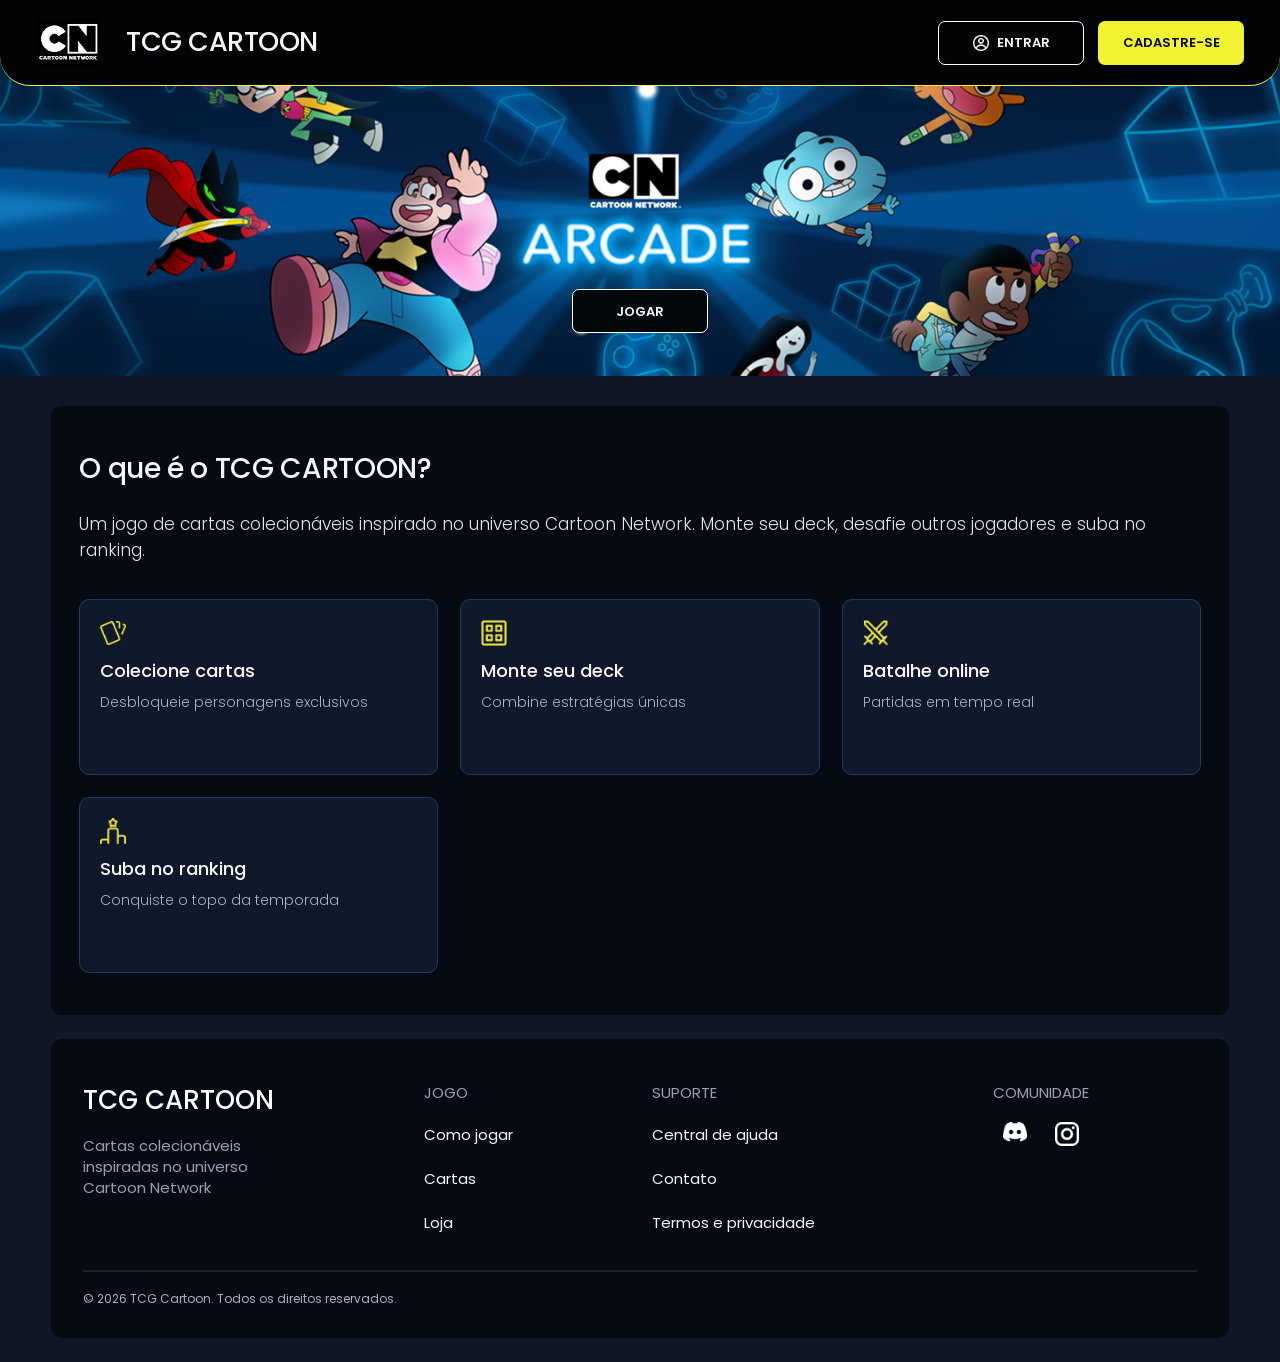
<file: index.html>
<!DOCTYPE html>
<html lang="pt-BR">
<head>
    <meta charset="UTF-8">
    <meta name="viewport" content="width=device-width, initial-scale=1.0">
    <meta name="description" content="TCG Cartoon, o jogo de cartas colecionáveis do universo Cartoon Network.">
    <link rel="preconnect" href="https://fonts.googleapis.com">
    <link rel="preconnect" href="https://fonts.gstatic.com" crossorigin>
    <link href="https://fonts.googleapis.com/css2?family=Poppins:wght@300;400;500;600;700;800&display=swap" rel="stylesheet">
    <link rel="icon" type="image/png" href="images/logos/cartoon-network-logo.png">
    <link rel="stylesheet" href="styles/style.css">
    <script src="scripts/acessibilidade.js" defer></script>
    <title>TCG Cartoon | Jogo de cartas</title>
</head>
<body>
    <a class="skip-link" href="#conteudo">Pular para o conteúdo principal</a>

    <header class="barra-superior">
        <a class="brand" href="#inicio" aria-label="TCG Cartoon - início">
            <img class="cn-logo" src="images/logos/cartoon-network-logo.png" alt="Cartoon Network">
            <span class="brand-name">TCG CARTOON</span>
        </a>

        <nav aria-label="Navegação principal">
            <a class="login-button" href="pages/login.html">
                <img src="images/icons/account-circle-small.png" alt="">
                Entrar
            </a>
            <a class="signup-button" href="pages/cadastro.html">Cadastre-se</a>
        </nav>
    </header>

    <main>
        <section class="hero" id="inicio" aria-labelledby="hero-title">
            <div class="hero-content">
                <h1 id="hero-title">ARCADE</h1>
                <a class="play-button" href="pages/home.html">Jogar</a>
            </div>
        </section>

        <section class="about" id="conteudo" tabindex="-1" aria-labelledby="about-title">
            <h2 id="about-title">O que é o TCG CARTOON?</h2>
            <p class="intro">Um jogo de cartas colecionáveis inspirado no universo Cartoon Network. Monte seu deck, desafie outros jogadores e suba no ranking.</p>

            <div class="features">
                <article class="feature-card">
                    <img class="feature-icon" src="images/icons/playing-cards.png" alt="">
                    <h3>Colecione cartas</h3>
                    <p>Desbloqueie personagens exclusivos</p>
                </article>
                <article class="feature-card">
                    <img class="feature-icon" src="images/icons/card-grid.png" alt="">
                    <h3>Monte seu deck</h3>
                    <p>Combine estratégias únicas</p>
                </article>
                <article class="feature-card">
                    <img class="feature-icon" src="images/icons/crossed-swords.png" alt="">
                    <h3>Batalhe online</h3>
                    <p>Partidas em tempo real</p>
                </article>
                <article class="feature-card ranking">
                    <img class="feature-icon" src="images/icons/ranking-podium.png" alt="">
                    <h3>Suba no ranking</h3>
                    <p>Conquiste o topo da temporada</p>
                </article>
            </div>
        </section>
    </main>

    <footer class="footer">
        <div class="footer-main">
            <section class="footer-brand" aria-label="Sobre TCG Cartoon">
                <h2>TCG CARTOON</h2>
                <p>Cartas colecionáveis<br>inspiradas no universo<br>Cartoon Network</p>
            </section>
            <section>
                <h2>JOGO</h2>
                <a href="#conteudo">Como jogar</a>
                <a href="#cartas">Cartas</a>
                <a href="#loja">Loja</a>
            </section>
            <section>
                <h2>SUPORTE</h2>
                <a href="#ajuda">Central de ajuda</a>
                <a href="#contato">Contato</a>
                <a href="#termos">Termos e privacidade</a>
            </section>
            <section>
                <h2>COMUNIDADE</h2>
                <div class="social-links">
                    <a href="#discord" aria-label="Discord"><img src="images/icons/discord.png" alt=""></a>
                    <a href="#instagram" aria-label="Instagram"><img src="images/icons/instagram.png" alt=""></a>
                </div>
            </section>
        </div>
        <div class="footer-bottom">© 2026 TCG Cartoon. Todos os direitos reservados.</div>
    </footer>
</body>
</html>
</file>
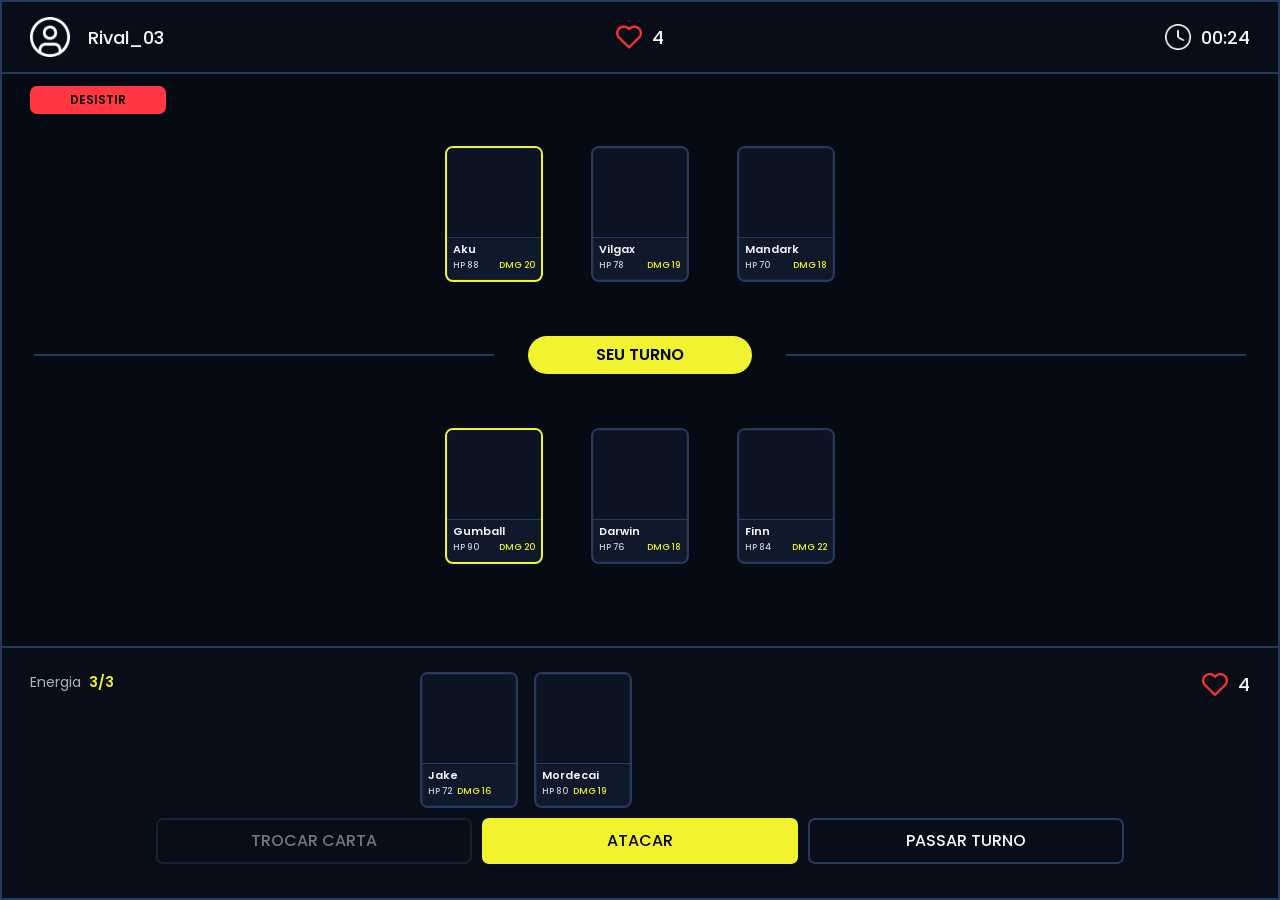
<file: pages/batalha.html>
<!DOCTYPE html>
<html lang="pt-BR">
<head>
    <meta charset="UTF-8">
    <meta name="viewport" content="width=device-width, initial-scale=1.0">
    <meta name="description" content="Batalha de cartas do TCG Cartoon.">
    <link rel="preconnect" href="https://fonts.googleapis.com">
    <link rel="preconnect" href="https://fonts.gstatic.com" crossorigin>
    <link href="https://fonts.googleapis.com/css2?family=Poppins:wght@300;400;500;600;700&display=swap" rel="stylesheet">
    <link rel="icon" type="image/png" href="../images/logos/cartoon-network-logo.png">
    <link rel="stylesheet" href="../styles/style.css">
    <link rel="stylesheet" href="../styles/batalha.css">
    <script src="../scripts/batalha.js" defer></script>
    <title>Batalha | TCG Cartoon</title>
</head>
<body class="pagina-batalha">
    <a class="skip-link" href="#conteudo">Pular para a área de batalha</a>

    <header class="cabecalho-batalha">
        <a class="jogador-batalha" href="home.html" aria-label="Voltar para a home do jogo">
            <img src="../images/icons/account-circle.png" alt="">
            <span>Rival_03</span>
        </a>
        <div class="status-partida" aria-label="Status da partida">
            <p class="vida-jogador"><img src="../images/icons/favorite-heart.png" alt=""><span id="vida-adversario">4</span><span class="sr-only"> pontos de vida do adversário</span></p>
            <p class="cronometro"><img src="../images/icons/clock.png" alt=""><span id="cronometro">00:25</span><span class="sr-only"> restantes para o turno</span></p>
        </div>
    </header>

    <main id="conteudo" tabindex="-1">
        <section class="area-batalha" aria-labelledby="titulo-batalha">
            <h1 class="sr-only" id="titulo-batalha">Batalha contra Rival_03</h1>
            <button class="botao-desistir" id="botao-desistir" type="button">Desistir</button>

            <section class="lado-campo lado-adversario" aria-label="Campo do adversário">
                <ul class="cartas-campo" id="cartas-adversario" aria-label="Cartas do adversário"></ul>
            </section>

            <div class="indicador-turno" id="indicador-turno" aria-live="polite">
                <span></span>
                <strong>Seu turno</strong>
                <span></span>
            </div>

            <section class="lado-campo lado-jogador" aria-label="Seu campo">
                <ul class="cartas-campo" id="cartas-jogador" aria-label="Suas cartas no campo"></ul>
            </section>
            <p class="mensagem-batalha jogador" id="mensagem-batalha" role="status" aria-live="polite"></p>
        </section>

        <section class="zona-jogador" aria-labelledby="titulo-mao">
            <h2 class="sr-only" id="titulo-mao">Sua mão</h2>
            <p class="vida-jogador vida-propria"><img src="../images/icons/favorite-heart.png" alt=""><span id="vida-jogador">6</span><span class="sr-only"> seus pontos de vida</span></p>
            <ul class="mao-jogador" id="mao-jogador" aria-label="Escolha uma carta para trocar"></ul>
            <p class="energia-jogador"><span>Energia</span><strong id="energia-jogador">3/3</strong></p>

            <div class="acoes-batalha" aria-label="Ações da batalha">
                <button class="botao-acao secundario" id="botao-trocar" type="button">Trocar carta</button>
                <button class="botao-acao primario" id="botao-atacar" type="button">Atacar</button>
                <button class="botao-acao secundario" id="botao-passar" type="button">Passar turno</button>
            </div>
        </section>
    </main>
</body>
</html>
</file>
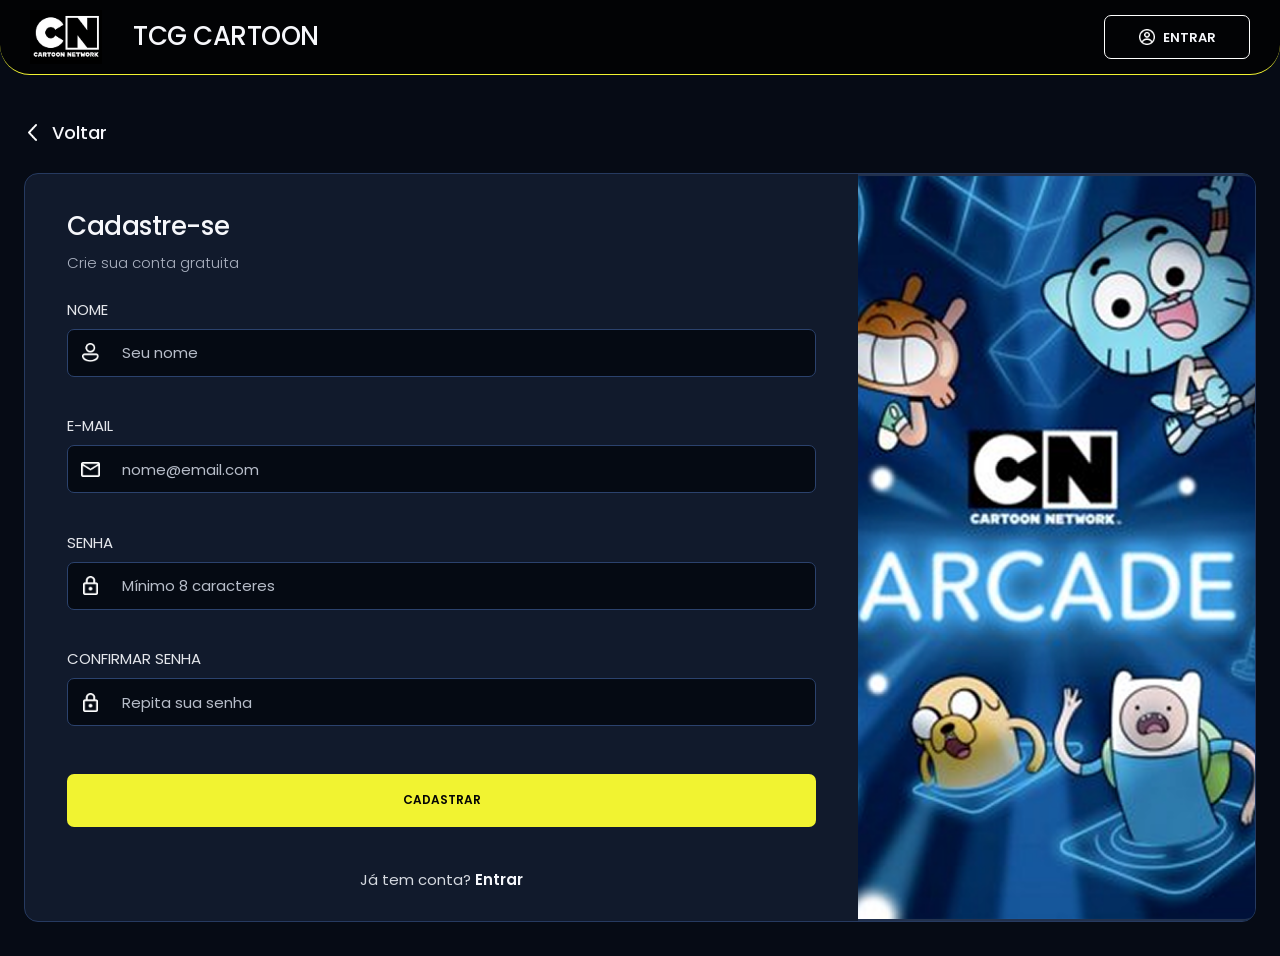
<file: pages/cadastro.html>
<!DOCTYPE html>
<html lang="pt-BR">
<head>
    <meta charset="UTF-8">
    <meta name="viewport" content="width=device-width, initial-scale=1.0">
    <meta name="description" content="Crie sua conta gratuita no TCG Cartoon.">
    <link rel="preconnect" href="https://fonts.googleapis.com">
    <link rel="preconnect" href="https://fonts.gstatic.com" crossorigin>
    <link href="https://fonts.googleapis.com/css2?family=Poppins:wght@300;400;500;600;700;800&display=swap" rel="stylesheet">
    <link rel="icon" type="image/png" href="../images/logos/cartoon-network-logo.png">
    <link rel="stylesheet" href="../styles/style.css">
    <link rel="stylesheet" href="../styles/login.css">
    <script src="../scripts/acessibilidade.js" defer></script>
    <title>Cadastre-se | TCG Cartoon</title>
</head>
<body class="pagina-login">
    <a class="skip-link" href="#conteudo">Pular para o formulário de cadastro</a>

    <header class="barra-superior barra-login">
        <a class="brand" href="../index.html" aria-label="TCG Cartoon - início">
            <img class="cn-logo" src="../images/logos/cartoon-network-logo.png" alt="Cartoon Network">
            <span class="brand-name">TCG CARTOON</span>
        </a>
        <nav aria-label="Navegação principal">
            <a class="login-button" href="login.html">
                <img src="../images/icons/account-circle-small.png" alt="">
                Entrar
            </a>
        </nav>
    </header>

    <main class="conteudo-login" id="conteudo" tabindex="-1">
        <a class="link-voltar" href="../index.html">
            <img src="../images/icons/chevron-left.png" alt="">
            Voltar
        </a>

        <section class="cartao-cadastro" aria-labelledby="titulo-cadastro">
            <div class="conteudo-cartao-cadastro">
                <h1 id="titulo-cadastro">Cadastre-se</h1>
                <p class="introducao-cadastro">Crie sua conta gratuita</p>

                <form class="formulario-cadastro" novalidate>
                    <div class="campo-formulario">
                        <label for="nome">Nome</label>
                        <div class="grupo-entrada">
                            <img src="../images/icons/account-outline.png" alt="">
                            <input id="nome" name="nome" type="text" autocomplete="name" placeholder="Seu nome" aria-describedby="erro-nome" required>
                        </div>
                        <p class="erro-campo" id="erro-nome" aria-live="polite"></p>
                    </div>

                    <div class="campo-formulario">
                        <label for="email">E-mail</label>
                        <div class="grupo-entrada">
                            <img src="../images/icons/email.png" alt="">
                            <input id="email" name="email" type="email" autocomplete="email" placeholder="nome@email.com" aria-describedby="erro-email" required>
                        </div>
                        <p class="erro-campo" id="erro-email" aria-live="polite"></p>
                    </div>

                    <div class="campo-formulario">
                        <label for="senha">Senha</label>
                        <div class="grupo-entrada">
                            <img src="../images/icons/lock.png" alt="">
                            <input id="senha" name="senha" type="password" autocomplete="new-password" minlength="8" placeholder="Mínimo 8 caracteres" aria-describedby="erro-senha" required>
                        </div>
                        <p class="erro-campo" id="erro-senha" aria-live="polite"></p>
                    </div>

                    <div class="campo-formulario">
                        <label for="confirmar-senha">Confirmar senha</label>
                        <div class="grupo-entrada">
                            <img src="../images/icons/lock.png" alt="">
                            <input id="confirmar-senha" name="confirmar-senha" type="password" autocomplete="new-password" placeholder="Repita sua senha" aria-describedby="erro-confirmar-senha" required>
                        </div>
                        <p class="erro-campo" id="erro-confirmar-senha" aria-live="polite"></p>
                    </div>

                    <button class="botao-enviar" type="submit">Cadastrar</button>
                    <p class="mensagem-formulario" id="mensagem-cadastro" role="status" aria-live="polite"></p>
                </form>

                <p class="aviso-login">Já tem conta? <a href="login.html">Entrar</a></p>
            </div>
            <div class="arte-cadastro" role="img" aria-label="Personagens do Cartoon Network em uma cena Arcade"></div>
        </section>
    </main>
</body>
</html>
</file>
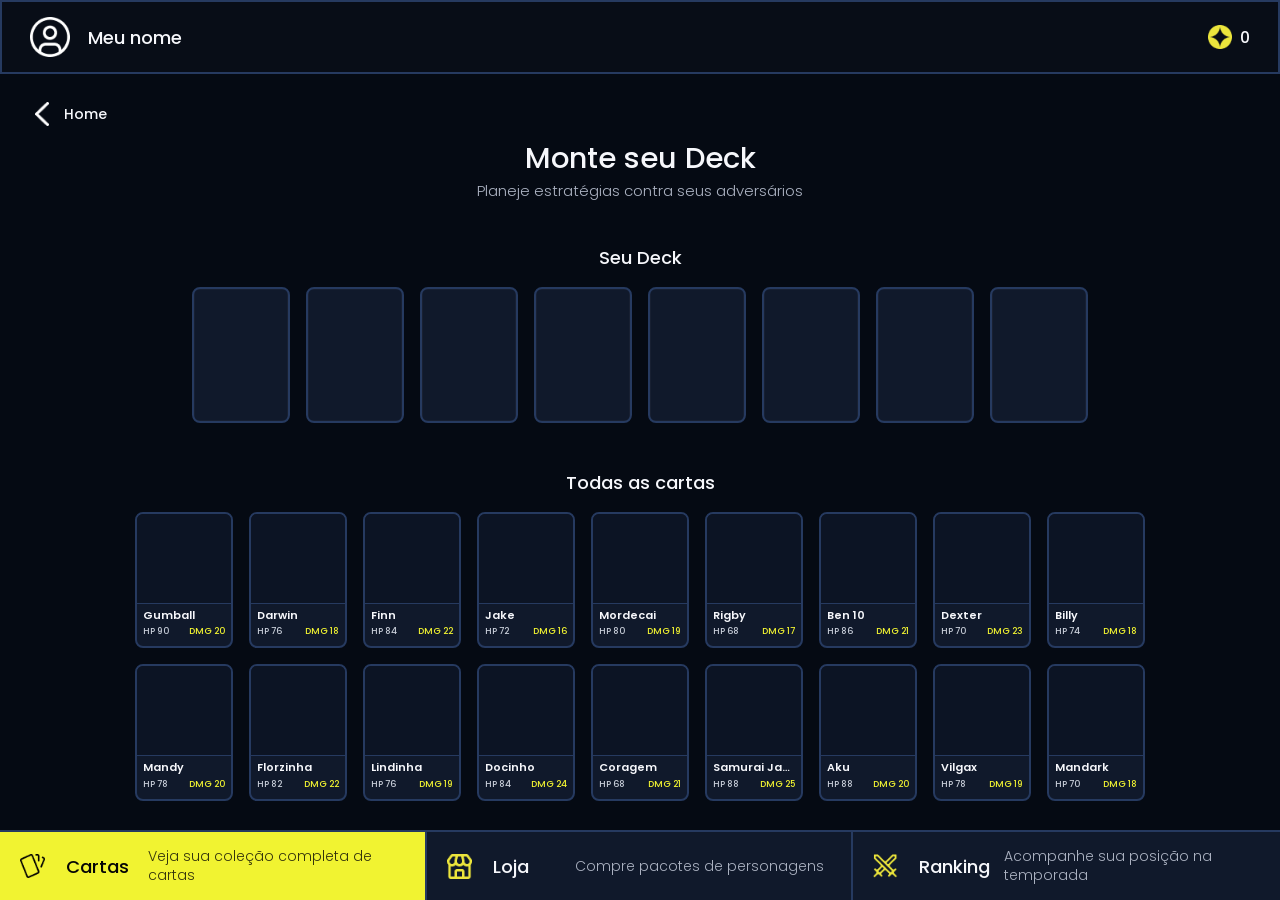
<file: pages/cartas.html>
<!DOCTYPE html>
<html lang="pt-BR">
<head>
    <meta charset="UTF-8">
    <meta name="viewport" content="width=device-width, initial-scale=1.0">
    <meta name="description" content="Monte seu deck de cartas no TCG Cartoon.">
    <link rel="preconnect" href="https://fonts.googleapis.com">
    <link rel="preconnect" href="https://fonts.gstatic.com" crossorigin>
    <link href="https://fonts.googleapis.com/css2?family=Poppins:wght@300;400;500;600;700&display=swap" rel="stylesheet">
    <link rel="icon" type="image/png" href="../images/logos/cartoon-network-logo.png">
    <link rel="stylesheet" href="../styles/style.css">
    <link rel="stylesheet" href="../styles/home.css">
    <link rel="stylesheet" href="../styles/cartas.css">
    <script src="../scripts/cartas.js" defer></script>
    <title>Cartas | TCG Cartoon</title>
</head>
<body class="pagina-jogo pagina-cartas">
    <a class="skip-link" href="#conteudo">Pular para a coleção de cartas</a>

    <header class="cabecalho-jogo">
        <a class="perfil-jogador" href="perfil.html" aria-label="Abrir perfil do jogador">
            <img src="../images/icons/account-circle.png" alt="">
            <span>Meu nome</span>
        </a>
        <p class="saldo-moedas" aria-label="Moedas disponíveis: 0">
            <img src="../images/icons/diamond-badge.png" alt="">
            <span aria-hidden="true">0</span>
        </p>
    </header>

    <main id="conteudo" tabindex="-1">
        <section class="conteudo-cartas" aria-labelledby="titulo-cartas">
            <header class="cabecalho-colecao">
                <a class="voltar-home" href="home.html" aria-label="Voltar para a página inicial do jogo" title="Voltar para a página inicial">
                    <img src="../images/icons/chevron-left.png" alt="">
                    <span>Home</span>
                </a>
                <button class="botao-abrir-pacote" id="botao-abrir-pacote" type="button" hidden>
                    <img src="../images/icons/card-grid.png" alt="">
                    <span>Abrir pacote</span>
                </button>
                <div>
                    <h1 id="titulo-cartas">Monte seu Deck</h1>
                    <p>Planeje estratégias contra seus adversários</p>
                </div>
            </header>

            <section class="secao-cartas" aria-labelledby="titulo-deck">
                <h2 id="titulo-deck">Seu Deck</h2>
                <p class="estado-cartas" id="estado-deck" role="status" aria-live="polite">Carregando seu deck.</p>
                <ul class="grade-deck" id="grade-deck" aria-label="Cartas do seu deck"></ul>
            </section>

            <section class="secao-cartas secao-colecao" aria-labelledby="titulo-colecao">
                <h2 id="titulo-colecao">Todas as cartas</h2>
                <p class="estado-cartas" id="estado-colecao" role="status" aria-live="polite">Carregando sua coleção.</p>
                <ul class="grade-colecao" id="grade-colecao" aria-label="Todas as cartas disponíveis"></ul>
            </section>
        </section>

        <nav class="navegacao-jogo navegacao-cartas" aria-label="Seções do jogo">
            <a class="item-navegacao ativo" href="cartas.html" aria-current="page">
                <img src="../images/icons/playing-cards.png" alt="">
                <span>Cartas</span>
                <small>Veja sua coleção completa de cartas</small>
            </a>
            <a class="item-navegacao" href="loja.html">
                <img src="../images/icons/storefront.png" alt="">
                <span>Loja</span>
                <small>Compre pacotes de personagens</small>
            </a>
            <a class="item-navegacao" href="ranking.html">
                <img src="../images/icons/crossed-swords.png" alt="">
                <span>Ranking</span>
                <small>Acompanhe sua posição na temporada</small>
            </a>
        </nav>
        <p class="mensagem-colecao" id="mensagem-colecao" role="status" aria-live="polite"></p>
    </main>
</body>
</html>
</file>
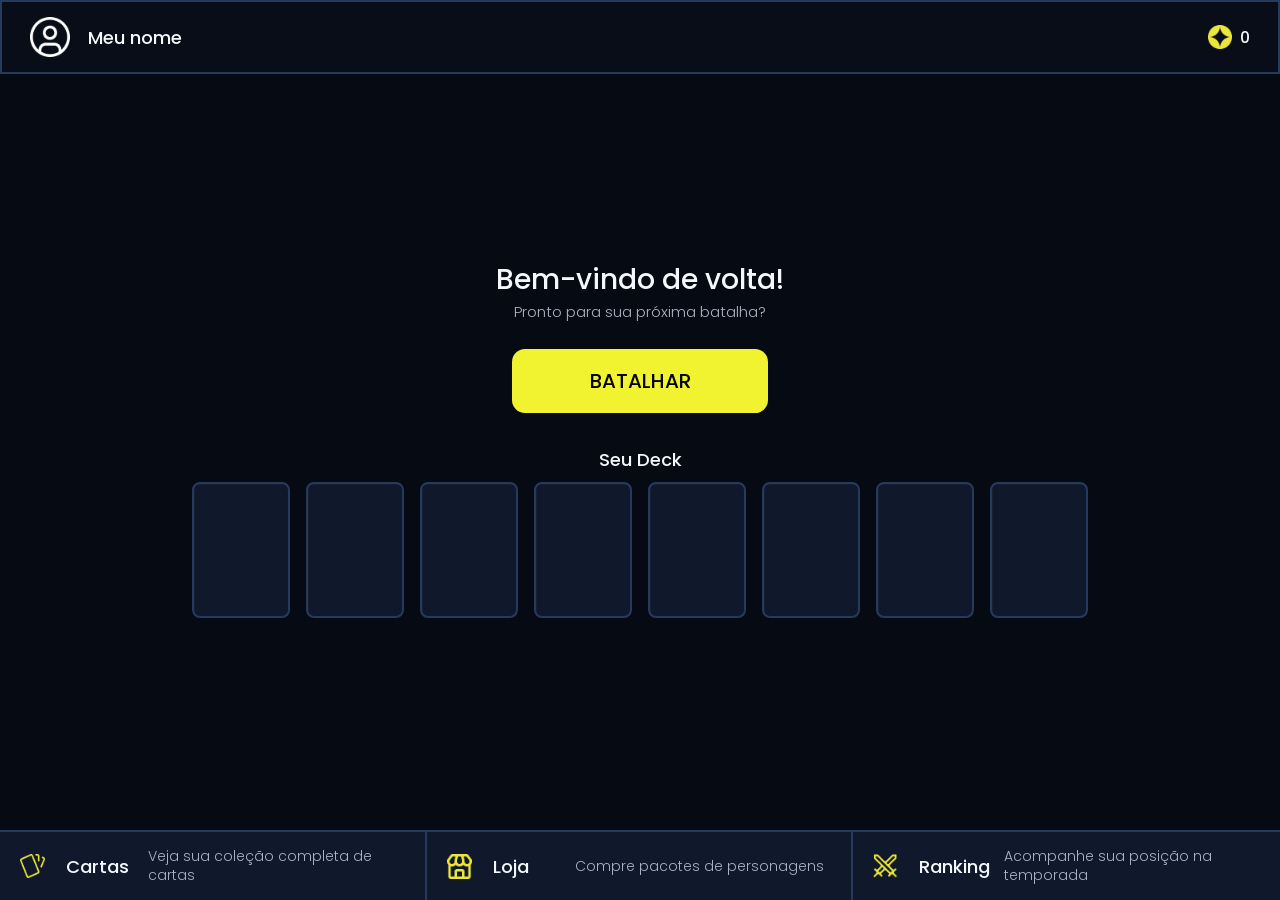
<file: pages/home.html>
<!DOCTYPE html>
<html lang="pt-BR">
<head>
    <meta charset="UTF-8">
    <meta name="viewport" content="width=device-width, initial-scale=1.0">
    <meta name="description" content="Página inicial do jogo TCG Cartoon.">
    <link rel="preconnect" href="https://fonts.googleapis.com">
    <link rel="preconnect" href="https://fonts.gstatic.com" crossorigin>
    <link href="https://fonts.googleapis.com/css2?family=Poppins:wght@300;400;500;600;700&display=swap" rel="stylesheet">
    <link rel="icon" type="image/png" href="../images/logos/cartoon-network-logo.png">
    <link rel="stylesheet" href="../styles/style.css">
    <link rel="stylesheet" href="../styles/home.css">
    <script src="../scripts/home.js" defer></script>
    <title>Início do jogo | TCG Cartoon</title>
</head>
<body class="pagina-jogo">
    <a class="skip-link" href="#conteudo">Pular para o conteúdo do jogo</a>

    <header class="cabecalho-jogo">
        <a class="perfil-jogador" href="perfil.html" aria-label="Abrir perfil do jogador">
            <img src="../images/icons/account-circle.png" alt="">
            <span>Meu nome</span>
        </a>
        <p class="saldo-moedas" aria-label="Moedas disponíveis: 0">
            <img src="../images/icons/diamond-badge.png" alt="">
            <span aria-hidden="true">0</span>
        </p>
    </header>

    <main id="conteudo" tabindex="-1">
        <section class="area-principal" aria-labelledby="titulo-boas-vindas">
            <div class="boas-vindas">
                <h1 id="titulo-boas-vindas">Bem-vindo de volta!</h1>
                <p>Pronto para sua próxima batalha?</p>
                <button class="botao-batalhar" id="botao-batalhar" type="button">Batalhar</button>
                <p class="mensagem-jogo" id="mensagem-jogo" role="status" aria-live="polite"></p>
            </div>

            <section class="secao-deck" aria-labelledby="titulo-deck">
                <h2 id="titulo-deck">Seu Deck</h2>
                <p class="estado-deck" id="estado-deck" role="status" aria-live="polite">Carregando seu deck.</p>
                <ul class="lista-deck" id="lista-deck" aria-label="Espaços do seu deck" hidden></ul>
            </section>
        </section>

        <nav class="navegacao-jogo" aria-label="Seções do jogo">
            <button class="item-navegacao" type="button" data-secao="Cartas">
                <img src="../images/icons/playing-cards.png" alt="">
                <span>Cartas</span>
                <small>Veja sua coleção completa de cartas</small>
            </button>
            <button class="item-navegacao" type="button" data-secao="Loja">
                <img src="../images/icons/storefront.png" alt="">
                <span>Loja</span>
                <small>Compre pacotes de personagens</small>
            </button>
            <button class="item-navegacao" type="button" data-secao="Ranking">
                <img src="../images/icons/crossed-swords.png" alt="">
                <span>Ranking</span>
                <small>Acompanhe sua posição na temporada</small>
            </button>
        </nav>
    </main>
</body>
</html>
</file>
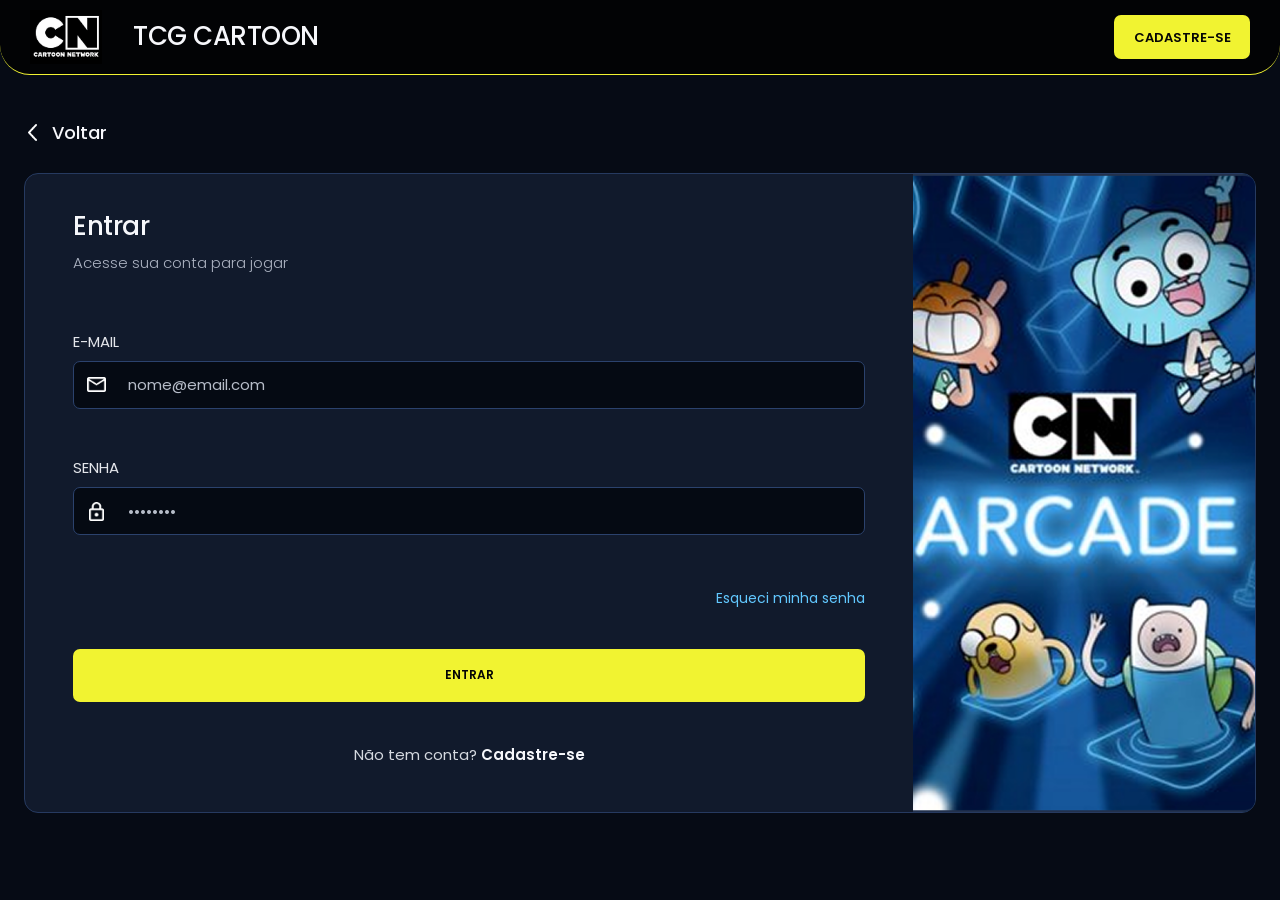
<file: pages/login.html>
<!DOCTYPE html>
<html lang="pt-BR">
<head>
    <meta charset="UTF-8">
    <meta name="viewport" content="width=device-width, initial-scale=1.0">
    <meta name="description" content="Entre na sua conta TCG Cartoon.">
    <link rel="preconnect" href="https://fonts.googleapis.com">
    <link rel="preconnect" href="https://fonts.gstatic.com" crossorigin>
    <link href="https://fonts.googleapis.com/css2?family=Poppins:wght@300;400;500;600;700;800&display=swap" rel="stylesheet">
    <link rel="icon" type="image/png" href="../images/logos/cartoon-network-logo.png">
    <link rel="stylesheet" href="../styles/style.css">
    <link rel="stylesheet" href="../styles/login.css">
    <script src="../scripts/acessibilidade.js" defer></script>
    <title>Entrar | TCG Cartoon</title>
</head>
<body class="pagina-login">
    <a class="skip-link" href="#conteudo">Pular para o formulário de login</a>

    <header class="barra-superior barra-login">
        <a class="brand" href="../index.html" aria-label="TCG Cartoon - início">
            <img class="cn-logo" src="../images/logos/cartoon-network-logo.png" alt="Cartoon Network">
            <span class="brand-name">TCG CARTOON</span>
        </a>
        <nav aria-label="Navegação principal">
            <a class="signup-button" href="cadastro.html">Cadastre-se</a>
        </nav>
    </header>

    <main class="conteudo-login" id="conteudo" tabindex="-1">
        <a class="link-voltar" href="../index.html">
            <img src="../images/icons/chevron-left.png" alt="">
            Voltar
        </a>

        <section class="cartao-login" aria-labelledby="titulo-login">
            <div class="conteudo-cartao-login">
                <h1 id="titulo-login">Entrar</h1>
                <p class="introducao-login">Acesse sua conta para jogar</p>

                <form class="formulario-login" novalidate>
                    <div class="campo-formulario">
                        <label for="email">E-mail</label>
                        <div class="grupo-entrada">
                            <img src="../images/icons/email.png" alt="">
                            <input id="email" name="email" type="email" autocomplete="email" placeholder="nome@email.com" aria-describedby="erro-email" required>
                        </div>
                        <p class="erro-campo" id="erro-email" aria-live="polite"></p>
                    </div>

                    <div class="campo-formulario">
                        <label for="senha">Senha</label>
                        <div class="grupo-entrada">
                            <img src="../images/icons/lock.png" alt="">
                            <input id="senha" name="senha" type="password" autocomplete="current-password" placeholder="••••••••" aria-describedby="erro-senha" required>
                        </div>
                        <p class="erro-campo" id="erro-senha" aria-live="polite"></p>
                    </div>

                    <p class="ajuda-senha"><a href="#recuperar-senha">Esqueci minha senha</a></p>
                    <button class="botao-enviar" type="submit">Entrar</button>
                    <p class="mensagem-formulario" id="mensagem-login" role="status" aria-live="polite"></p>
                </form>

                <p class="aviso-cadastro">Não tem conta? <a href="cadastro.html">Cadastre-se</a></p>
            </div>
            <div class="arte-login" role="img" aria-label="Personagens do Cartoon Network em uma cena Arcade"></div>
        </section>
    </main>
</body>
</html>
</file>
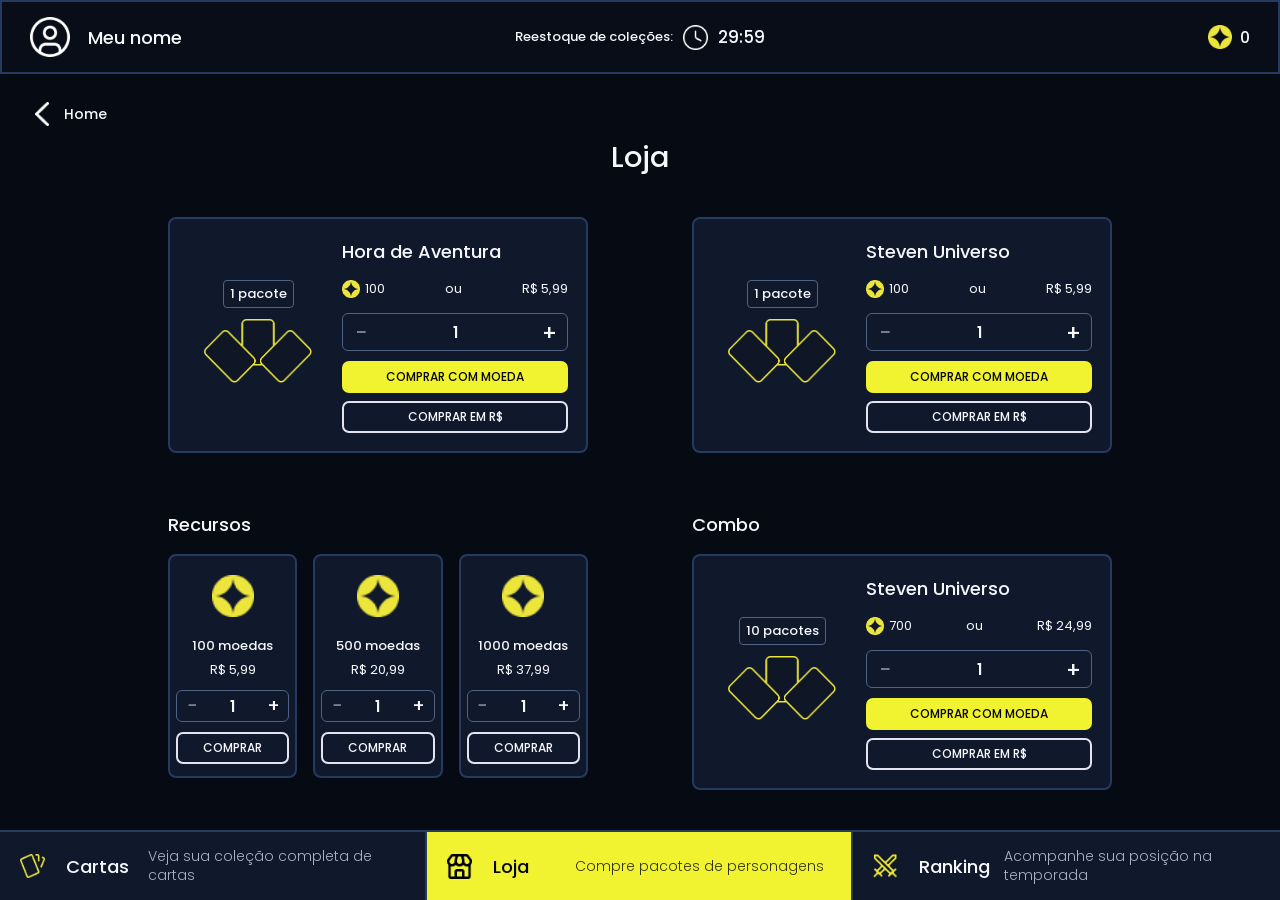
<file: pages/loja.html>
<!DOCTYPE html>
<html lang="pt-BR">
<head>
    <meta charset="UTF-8">
    <meta name="viewport" content="width=device-width, initial-scale=1.0">
    <meta name="description" content="Compre pacotes e recursos para o TCG Cartoon.">
    <link rel="preconnect" href="https://fonts.googleapis.com">
    <link rel="preconnect" href="https://fonts.gstatic.com" crossorigin>
    <link href="https://fonts.googleapis.com/css2?family=Poppins:wght@300;400;500;600;700&display=swap" rel="stylesheet">
    <link rel="icon" type="image/png" href="../images/logos/cartoon-network-logo.png">
    <link rel="stylesheet" href="../styles/style.css">
    <link rel="stylesheet" href="../styles/home.css">
    <link rel="stylesheet" href="../styles/loja.css">
    <script src="../scripts/loja.js" defer></script>
    <title>Loja | TCG Cartoon</title>
</head>
<body class="pagina-jogo pagina-loja">
    <a class="skip-link" href="#conteudo">Pular para os produtos da loja</a>

    <header class="cabecalho-jogo cabecalho-loja">
        <a class="perfil-jogador" href="perfil.html" aria-label="Abrir perfil do jogador">
            <img src="../images/icons/account-circle.png" alt="">
            <span>Meu nome</span>
        </a>
        <p class="reestoque-loja" aria-live="polite">
            <span>Reestoque de coleções:</span>
            <img src="../images/icons/clock.png" alt="">
            <strong id="cronometro-reestoque">30:00</strong>
        </p>
        <p class="saldo-moedas" aria-label="Moedas disponíveis: 0">
            <img src="../images/icons/diamond-badge.png" alt="">
            <span aria-hidden="true">0</span>
        </p>
    </header>

    <main id="conteudo" tabindex="-1">
        <section class="conteudo-loja" aria-labelledby="titulo-loja">
            <a class="link-voltar-home" href="home.html">
                <img src="../images/icons/chevron-left.png" alt="">
                <span>Home</span>
            </a>
            <h1 id="titulo-loja">Loja</h1>
            <p class="estado-loja" id="estado-loja" role="status" aria-live="polite">Carregando produtos da loja.</p>
            <div class="grade-loja" id="grade-loja"></div>
            <p class="mensagem-loja" id="mensagem-loja" role="status" aria-live="polite"></p>
        </section>

        <nav class="navegacao-jogo navegacao-loja" aria-label="Seções do jogo">
            <a class="item-navegacao" href="cartas.html">
                <img src="../images/icons/playing-cards.png" alt="">
                <span>Cartas</span>
                <small>Veja sua coleção completa de cartas</small>
            </a>
            <a class="item-navegacao ativo" href="loja.html" aria-current="page">
                <img src="../images/icons/storefront.png" alt="">
                <span>Loja</span>
                <small>Compre pacotes de personagens</small>
            </a>
            <a class="item-navegacao" href="ranking.html">
                <img src="../images/icons/crossed-swords.png" alt="">
                <span>Ranking</span>
                <small>Acompanhe sua posição na temporada</small>
            </a>
        </nav>
    </main>
</body>
</html>
</file>
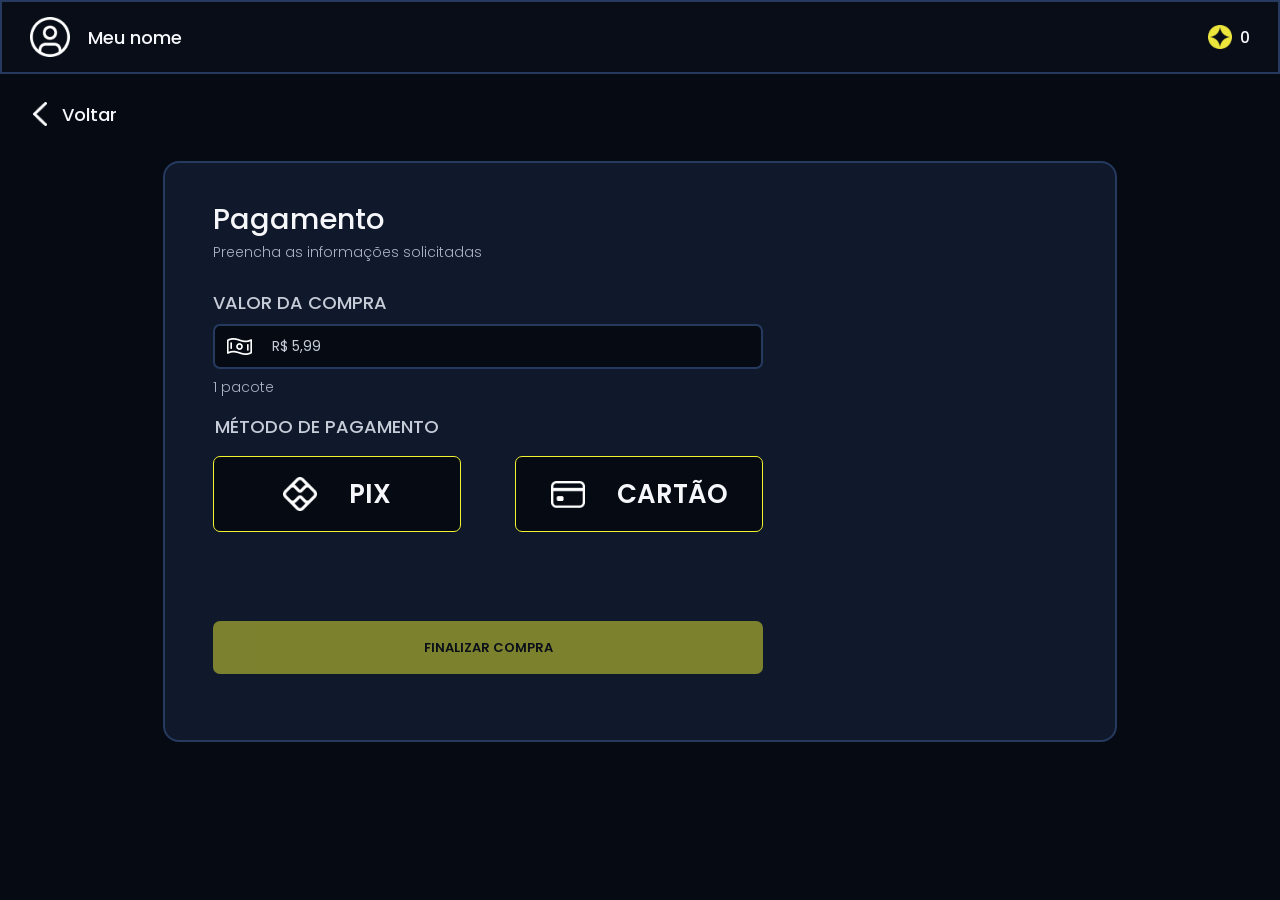
<file: pages/pagamento.html>
<!DOCTYPE html>
<html lang="pt-BR">
<head>
    <meta charset="UTF-8">
    <meta name="viewport" content="width=device-width, initial-scale=1.0">
    <meta name="description" content="Finalize sua compra no TCG Cartoon.">
    <link rel="preconnect" href="https://fonts.googleapis.com">
    <link rel="preconnect" href="https://fonts.gstatic.com" crossorigin>
    <link href="https://fonts.googleapis.com/css2?family=Poppins:wght@300;400;500;600;700&display=swap" rel="stylesheet">
    <link rel="icon" type="image/png" href="../images/logos/cartoon-network-logo.png">
    <link rel="stylesheet" href="../styles/style.css">
    <link rel="stylesheet" href="../styles/home.css">
    <link rel="stylesheet" href="../styles/pagamento.css">
    <script src="../scripts/pagamento.js" defer></script>
    <title>Pagamento | TCG Cartoon</title>
</head>
<body class="pagina-jogo pagina-pagamento">
    <a class="skip-link" href="#conteudo">Pular para o pagamento</a>

    <header class="cabecalho-jogo">
        <a class="perfil-jogador" href="perfil.html" aria-label="Abrir perfil do jogador">
            <img src="../images/icons/account-circle.png" alt="">
            <span>Meu nome</span>
        </a>
        <p class="saldo-moedas" aria-label="Moedas disponíveis: 0">
            <img src="../images/icons/diamond-badge.png" alt="">
            <span aria-hidden="true">0</span>
        </p>
    </header>

    <main id="conteudo" tabindex="-1">
        <section class="conteudo-pagamento" aria-labelledby="titulo-pagamento">
            <a class="link-voltar-loja" href="loja.html">
                <img src="../images/icons/chevron-left.png" alt="">
                <span>Voltar</span>
            </a>

            <form class="painel-pagamento" id="formulario-pagamento" novalidate>
                <header class="cabecalho-pagamento">
                    <h1 id="titulo-pagamento">Pagamento</h1>
                    <p>Preencha as informações solicitadas</p>
                </header>

                <section class="resumo-pagamento" aria-labelledby="titulo-valor">
                    <h2 id="titulo-valor">Valor da compra</h2>
                    <div class="valor-compra">
                        <img src="../images/icons/banknote.png" alt="">
                        <span id="valor-pedido">R$ 5,99</span>
                    </div>
                    <p class="descricao-pedido" id="descricao-pedido"></p>
                </section>

                <fieldset class="metodos-pagamento">
                    <legend>Método de pagamento</legend>
                    <div class="opcoes-pagamento">
                        <button class="opcao-pagamento" id="metodo-pix" type="button" aria-pressed="false">
                            <img src="../images/icons/payment-pix.png" alt="">
                            <span>PIX</span>
                        </button>
                        <button class="opcao-pagamento" id="metodo-cartao" type="button" aria-pressed="false">
                            <img src="../images/icons/payment-card.png" alt="">
                            <span>Cartão</span>
                        </button>
                    </div>
                </fieldset>

                <p class="instrucoes-pix" id="instrucoes-pix" hidden>Ao finalizar, o código PIX para pagamento será disponibilizado.</p>

                <div class="campos-cartao" id="campos-cartao" hidden>
                    <div class="campo-cartao campo-cartao-largo">
                        <label for="numero-cartao">Número do cartão</label>
                        <input id="numero-cartao" name="numero-cartao" type="text" inputmode="numeric" autocomplete="cc-number" maxlength="19" placeholder="0000 0000 0000 0000" aria-describedby="erro-cartao">
                    </div>
                    <div class="campo-cartao">
                        <label for="validade-cartao">Validade</label>
                        <input id="validade-cartao" name="validade-cartao" type="text" inputmode="numeric" autocomplete="cc-exp" maxlength="5" placeholder="MM/AA">
                    </div>
                    <div class="campo-cartao">
                        <label for="codigo-cartao">CVV</label>
                        <input id="codigo-cartao" name="codigo-cartao" type="text" inputmode="numeric" autocomplete="cc-csc" maxlength="4" placeholder="000">
                    </div>
                    <p class="erro-pagamento" id="erro-cartao" aria-live="polite"></p>
                </div>

                <button class="botao-finalizar" id="botao-finalizar" type="submit" disabled>Finalizar compra</button>
                <p class="mensagem-pagamento" id="mensagem-pagamento" role="status" aria-live="polite"></p>
            </form>

            <section class="confirmacao-pagamento" id="confirmacao-pagamento" aria-labelledby="titulo-confirmacao" hidden tabindex="-1">
                <img src="../images/icons/diamond-badge.png" alt="">
                <h2 id="titulo-confirmacao">Compra confirmada</h2>
                <p id="texto-confirmacao"></p>
                <a class="botao-continuar" href="loja.html">Voltar para a loja</a>
            </section>
        </section>
    </main>
</body>
</html>
</file>
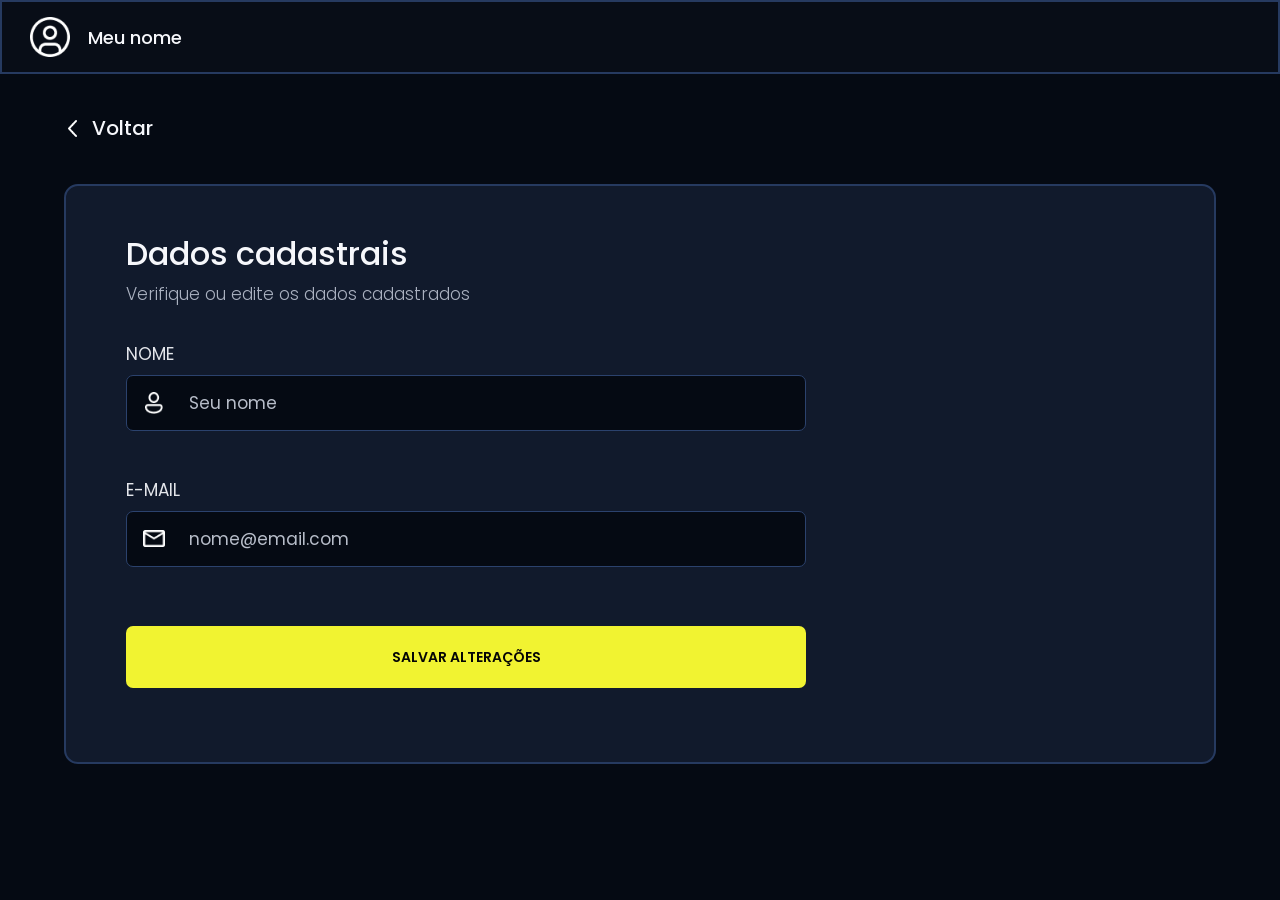
<file: pages/perfil.html>
<!DOCTYPE html>
<html lang="pt-BR">
<head>
    <meta charset="UTF-8">
    <meta name="viewport" content="width=device-width, initial-scale=1.0">
    <meta name="description" content="Edite os dados do seu perfil no TCG Cartoon.">
    <link rel="preconnect" href="https://fonts.googleapis.com">
    <link rel="preconnect" href="https://fonts.gstatic.com" crossorigin>
    <link href="https://fonts.googleapis.com/css2?family=Poppins:wght@300;400;500;600;700&display=swap" rel="stylesheet">
    <link rel="icon" type="image/png" href="../images/logos/cartoon-network-logo.png">
    <link rel="stylesheet" href="../styles/style.css">
    <link rel="stylesheet" href="../styles/home.css">
    <link rel="stylesheet" href="../styles/perfil.css">
    <script src="../scripts/perfil.js" defer></script>
    <title>Perfil | TCG Cartoon</title>
</head>
<body class="pagina-jogo pagina-perfil">
    <a class="skip-link" href="#conteudo">Pular para os dados cadastrais</a>

    <header class="cabecalho-jogo">
        <a class="perfil-jogador" href="perfil.html" aria-current="page">
            <img src="../images/icons/account-circle.png" alt="">
            <span>Meu nome</span>
        </a>
    </header>

    <main id="conteudo" tabindex="-1">
        <a class="link-voltar-perfil" href="home.html">
            <img src="../images/icons/chevron-left.png" alt="">
            Voltar
        </a>

        <section class="painel-perfil" aria-labelledby="titulo-perfil">
            <h1 id="titulo-perfil">Dados cadastrais</h1>
            <p class="introducao-perfil">Verifique ou edite os dados cadastrados</p>

            <form class="formulario-perfil" novalidate>
                <div class="campo-perfil">
                    <label for="nome">Nome</label>
                    <div class="grupo-entrada-perfil">
                        <img src="../images/icons/account-outline.png" alt="">
                        <input id="nome" name="nome" type="text" autocomplete="name" placeholder="Seu nome" aria-describedby="erro-nome" required>
                    </div>
                    <p class="erro-perfil" id="erro-nome" aria-live="polite"></p>
                </div>

                <div class="campo-perfil">
                    <label for="email">E-mail</label>
                    <div class="grupo-entrada-perfil">
                        <img src="../images/icons/email.png" alt="">
                        <input id="email" name="email" type="email" autocomplete="email" placeholder="nome@email.com" aria-describedby="erro-email" required>
                    </div>
                    <p class="erro-perfil" id="erro-email" aria-live="polite"></p>
                </div>

                <button class="botao-salvar-perfil" type="submit">Salvar alterações</button>
                <p class="mensagem-perfil" id="mensagem-perfil" role="status" aria-live="polite"></p>
            </form>
        </section>
    </main>
</body>
</html>
</file>
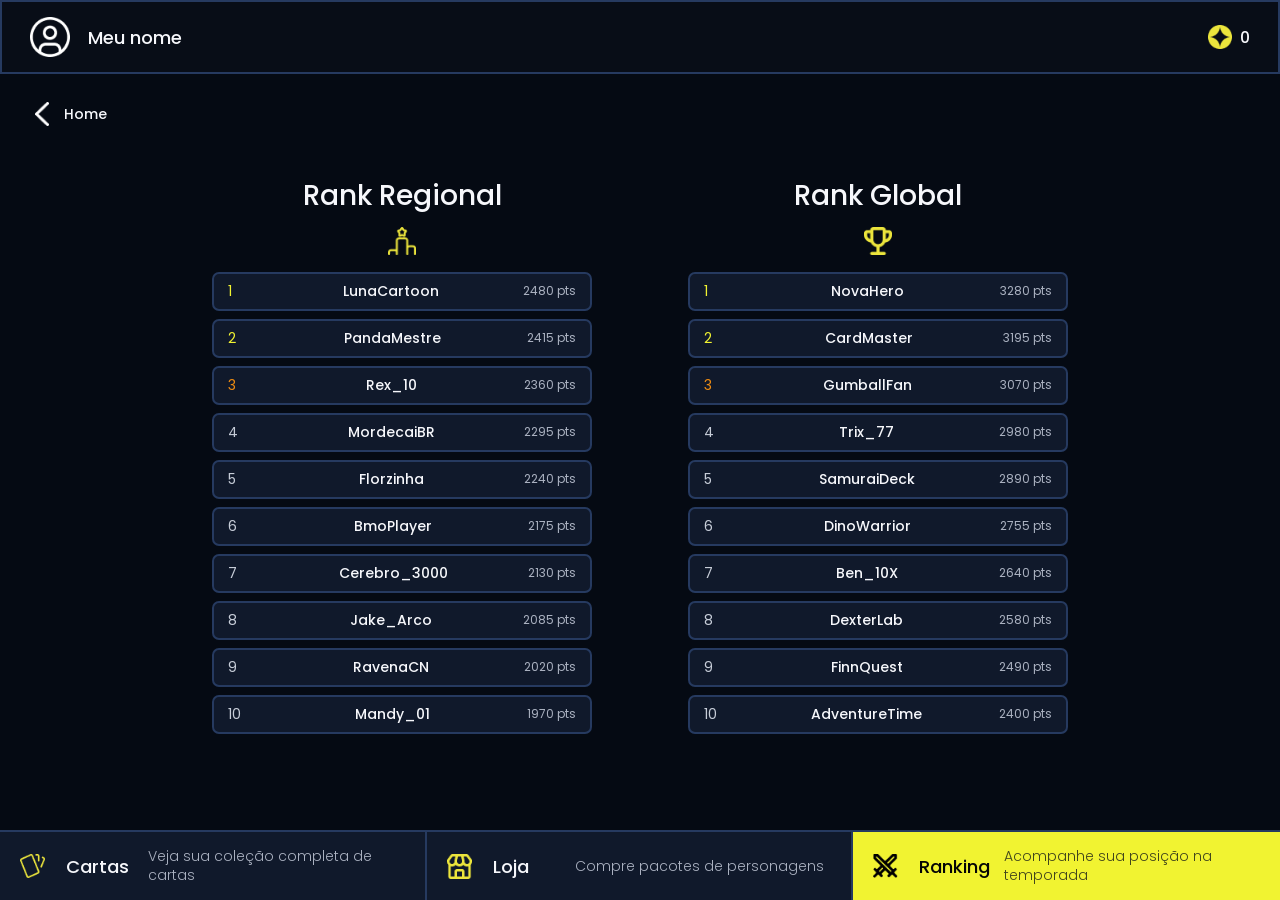
<file: pages/ranking.html>
<!DOCTYPE html>
<html lang="pt-BR">
<head>
    <meta charset="UTF-8">
    <meta name="viewport" content="width=device-width, initial-scale=1.0">
    <meta name="description" content="Acompanhe os rankings regional e global do TCG Cartoon.">
    <link rel="preconnect" href="https://fonts.googleapis.com">
    <link rel="preconnect" href="https://fonts.gstatic.com" crossorigin>
    <link href="https://fonts.googleapis.com/css2?family=Poppins:wght@300;400;500;600;700&display=swap" rel="stylesheet">
    <link rel="icon" type="image/png" href="../images/logos/cartoon-network-logo.png">
    <link rel="stylesheet" href="../styles/style.css">
    <link rel="stylesheet" href="../styles/home.css">
    <link rel="stylesheet" href="../styles/ranking.css">
    <script src="../scripts/ranking.js" defer></script>
    <title>Ranking | TCG Cartoon</title>
</head>
<body class="pagina-jogo pagina-ranking">
    <a class="skip-link" href="#conteudo">Pular para os rankings</a>

    <header class="cabecalho-jogo">
        <a class="perfil-jogador" href="perfil.html" aria-label="Abrir perfil do jogador">
            <img src="../images/icons/account-circle.png" alt="">
            <span>Meu nome</span>
        </a>
        <p class="saldo-moedas" aria-label="Moedas disponíveis: 0">
            <img src="../images/icons/diamond-badge.png" alt="">
            <span aria-hidden="true">0</span>
        </p>
    </header>

    <main id="conteudo" tabindex="-1">
        <section class="conteudo-ranking" aria-labelledby="titulo-ranking">
            <a class="link-voltar-home" href="home.html">
                <img src="../images/icons/chevron-left.png" alt="">
                <span>Home</span>
            </a>
            <h1 class="sr-only" id="titulo-ranking">Ranking da temporada</h1>
            <p class="estado-ranking" id="estado-ranking" role="status" aria-live="polite">Carregando ranking da temporada.</p>

            <section class="painel-ranking" aria-labelledby="titulo-regional">
                <header class="cabecalho-ranking">
                    <h2 id="titulo-regional">Rank Regional</h2>
                    <img src="../images/icons/ranking-podium.png" alt="">
                </header>
                <ol class="lista-ranking" id="ranking-regional" aria-label="Top 10 do ranking regional"></ol>
            </section>

            <section class="painel-ranking" aria-labelledby="titulo-global">
                <header class="cabecalho-ranking">
                    <h2 id="titulo-global">Rank Global</h2>
                    <img src="../images/icons/trophy.png" alt="">
                </header>
                <ol class="lista-ranking" id="ranking-global" aria-label="Top 10 do ranking global"></ol>
            </section>
        </section>

        <nav class="navegacao-jogo navegacao-ranking" aria-label="Seções do jogo">
            <a class="item-navegacao" href="cartas.html">
                <img src="../images/icons/playing-cards.png" alt="">
                <span>Cartas</span>
                <small>Veja sua coleção completa de cartas</small>
            </a>
            <a class="item-navegacao" href="loja.html">
                <img src="../images/icons/storefront.png" alt="">
                <span>Loja</span>
                <small>Compre pacotes de personagens</small>
            </a>
            <a class="item-navegacao ativo" href="ranking.html" aria-current="page">
                <img src="../images/icons/crossed-swords.png" alt="">
                <span>Ranking</span>
                <small>Acompanhe sua posição na temporada</small>
            </a>
        </nav>
    </main>
</body>
</html>
</file>
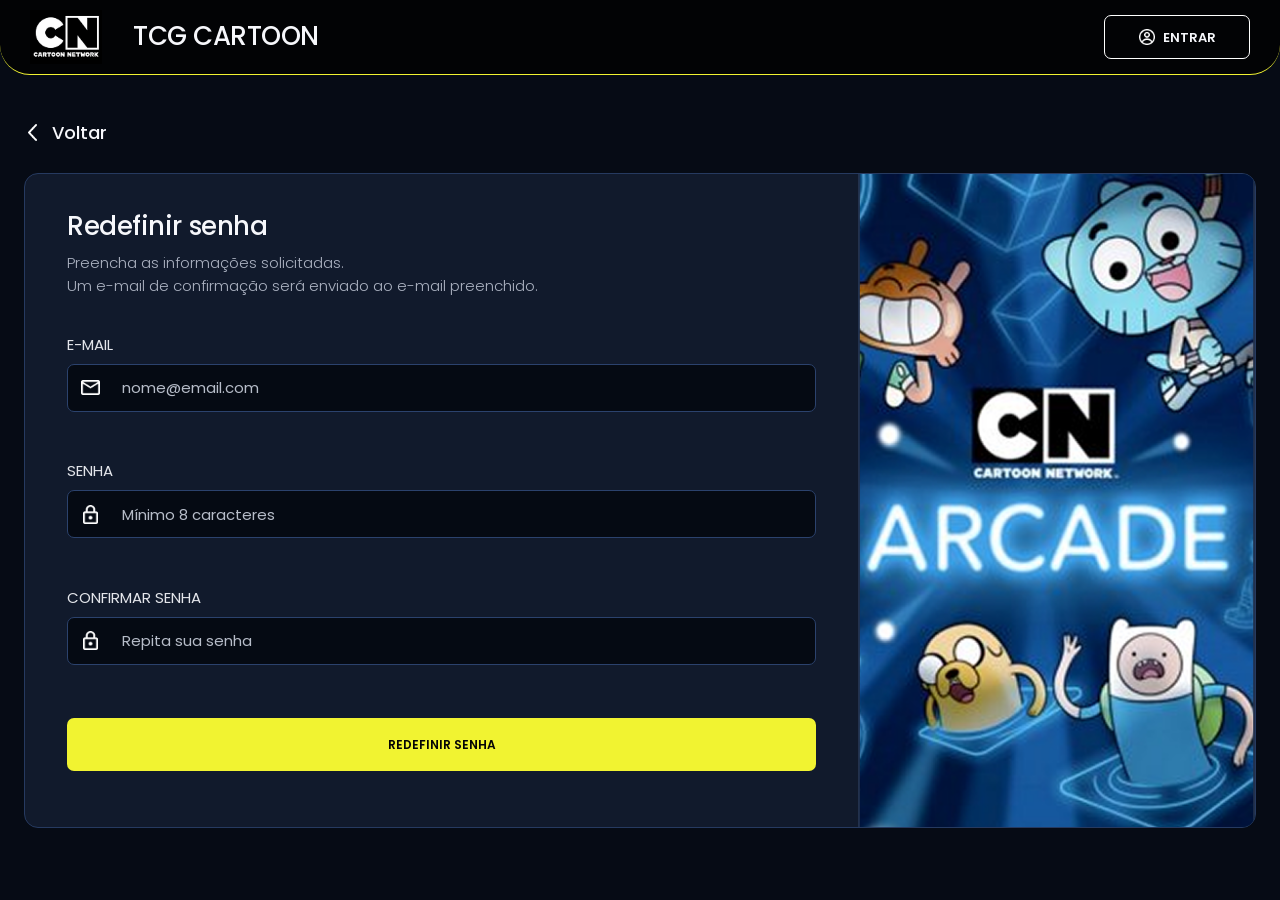
<file: pages/redefinir-senha.html>
<!DOCTYPE html>
<html lang="pt-BR">
<head>
    <meta charset="UTF-8">
    <meta name="viewport" content="width=device-width, initial-scale=1.0">
    <meta name="description" content="Redefina a senha da sua conta TCG Cartoon.">
    <link rel="preconnect" href="https://fonts.googleapis.com">
    <link rel="preconnect" href="https://fonts.gstatic.com" crossorigin>
    <link href="https://fonts.googleapis.com/css2?family=Poppins:wght@300;400;500;600;700;800&display=swap" rel="stylesheet">
    <link rel="icon" type="image/png" href="../images/logos/cartoon-network-logo.png">
    <link rel="stylesheet" href="../styles/style.css">
    <link rel="stylesheet" href="../styles/login.css">
    <script src="../scripts/acessibilidade.js" defer></script>
    <title>Redefinir senha | TCG Cartoon</title>
</head>
<body class="pagina-login">
    <a class="skip-link" href="#conteudo">Pular para o formulário de redefinição de senha</a>

    <header class="barra-superior barra-login">
        <a class="brand" href="../index.html" aria-label="TCG Cartoon - início">
            <img class="cn-logo" src="../images/logos/cartoon-network-logo.png" alt="Cartoon Network">
            <span class="brand-name">TCG CARTOON</span>
        </a>
        <nav aria-label="Navegação principal">
            <a class="login-button" href="login.html">
                <img src="../images/icons/account-circle-small.png" alt="">
                Entrar
            </a>
        </nav>
    </header>

    <main class="conteudo-login" id="conteudo" tabindex="-1">
        <a class="link-voltar" href="login.html">
            <img src="../images/icons/chevron-left.png" alt="">
            Voltar
        </a>

        <section class="cartao-cadastro" aria-labelledby="titulo-redefinir-senha">
            <div class="conteudo-cartao-cadastro">
                <h1 id="titulo-redefinir-senha">Redefinir senha</h1>
                <p class="introducao-cadastro">Preencha as informações solicitadas.<br>Um e-mail de confirmação será enviado ao e-mail preenchido.</p>

                <form class="formulario-redefinir-senha" novalidate>
                    <div class="campo-formulario">
                        <label for="email">E-mail</label>
                        <div class="grupo-entrada">
                            <img src="../images/icons/email.png" alt="">
                            <input id="email" name="email" type="email" autocomplete="email" placeholder="nome@email.com" aria-describedby="erro-email" required>
                        </div>
                        <p class="erro-campo" id="erro-email" aria-live="polite"></p>
                    </div>

                    <div class="campo-formulario">
                        <label for="senha">Senha</label>
                        <div class="grupo-entrada">
                            <img src="../images/icons/lock.png" alt="">
                            <input id="senha" name="senha" type="password" autocomplete="new-password" minlength="8" placeholder="Mínimo 8 caracteres" aria-describedby="erro-senha" required>
                        </div>
                        <p class="erro-campo" id="erro-senha" aria-live="polite"></p>
                    </div>

                    <div class="campo-formulario">
                        <label for="confirmar-senha">Confirmar senha</label>
                        <div class="grupo-entrada">
                            <img src="../images/icons/lock.png" alt="">
                            <input id="confirmar-senha" name="confirmar-senha" type="password" autocomplete="new-password" minlength="8" placeholder="Repita sua senha" aria-describedby="erro-confirmar-senha" required>
                        </div>
                        <p class="erro-campo" id="erro-confirmar-senha" aria-live="polite"></p>
                    </div>

                    <button class="botao-enviar" type="submit">Redefinir senha</button>
                    <p class="mensagem-formulario" id="mensagem-redefinir-senha" role="status" aria-live="polite"></p>
                </form>
            </div>
            <div class="arte-cadastro" role="img" aria-label="Personagens do Cartoon Network em uma cena Arcade"></div>
        </section>
    </main>
</body>
</html>
</file>
<file: styles/style.css>
:root {
    --page: #101827;
    --panel: #050a13;
    --card: #10192b;
    --line: #263a60;
    --text: #f6f7fb;
    --muted: #aab1c0;
    --yellow: #f1f331;
    --focus: #f1f331;
    --altura-barra-superior: 76px;
}

* {
    box-sizing: border-box;
}

html {
    scroll-behavior: smooth;
}

body {
    min-width: 320px;
    margin: 0;
    padding-top: var(--altura-barra-superior);
    background: var(--page);
    color: var(--text);
    font-family: "Poppins", Arial, sans-serif;
    font-size: 16px;
}

a {
    color: inherit;
    text-decoration: none;
}

a:hover {
    text-decoration: underline;
    text-underline-offset: 3px;
}

:focus-visible {
    outline: 3px solid var(--focus);
    outline-offset: 3px;
}

.skip-link {
    position: fixed;
    z-index: 100;
    top: -64px;
    left: 18px;
    padding: 10px 16px;
    border-radius: 6px;
    background: var(--yellow);
    color: #06080b;
    font-weight: 700;
}

.skip-link:focus {
    top: 14px;
}

.barra-superior {
    position: fixed;
    z-index: 1;
    top: 0;
    left: 0;
    display: flex;
    align-items: center;
    justify-content: space-between;
    width: 100%;
    min-height: clamp(64px, 4.2vw, 76px);
    padding: 0 24px;
    border: 0;
    border-bottom: 1px solid var(--yellow);
    border-radius: 0 0 30px 30px;
    background: #020305;
}

.brand {
    display: flex;
    align-items: center;
    gap: 18px;
}

.cn-logo {
    display: block;
    width: 48px;
    height: auto;
}

.brand-name {
    font-size: 20px;
    font-weight: 500;
    letter-spacing: -0.5px;
}

.barra-superior nav {
    display: flex;
    align-items: center;
    gap: 10px;
    min-width: 0;
    white-space: nowrap;
}

.login-button,
.signup-button,
.play-button {
    display: inline-flex;
    align-items: center;
    justify-content: center;
    min-height: 44px;
    border-radius: 7px;
    font-family: "Poppins", Arial, sans-serif;
    font-size: 11px;
    font-weight: 600;
    line-height: 1;
    letter-spacing: 0;
    white-space: nowrap;
    text-transform: uppercase;
    transition: transform 0.2s, box-shadow 0.2s, background 0.2s;
}

.login-button {
    gap: 8px;
    padding-inline: clamp(10px, 1.8vw, 18px);
    border: 1px solid #ffffff;
}

.login-button img {
    width: 13px;
    height: 13px;
    object-fit: contain;
}

.signup-button {
    padding-inline: clamp(10px, 1.8vw, 18px);
    background: var(--yellow);
    color: #050505;
}

.login-button:hover,
.signup-button:hover,
.play-button:hover {
    transform: translateY(-2px);
    box-shadow: 0 4px 15px rgb(0 0 0 / 34%);
    text-decoration: none;
}

.hero {
    position: relative;
    aspect-ratio: 4;
    margin-top: -30px;
    margin-bottom: 30px;
    margin-inline: -16px;
    overflow: hidden;
    background: #04284b url("../images/logos/arcade-hero-desktop.png") center / cover no-repeat;
}

.hero-content {
    position: absolute;
    inset: 0;
    display: flex;
    flex-direction: column;
    align-items: center;
    justify-content: flex-end;
    padding-bottom: max(5px, calc(5.2vw - 24px));
    text-align: center;
}

.hero h1 {
    position: absolute;
    width: 1px;
    height: 1px;
    overflow: hidden;
    clip: rect(0 0 0 0);
    clip-path: inset(50%);
    white-space: nowrap;
}

.play-button {
    width: clamp(108px, 6.4vw, 128px);
    border: 1px solid #ffffff;
    background: #03080d;
}

main {
    padding: 0 16px;
}

.about,
.footer {
    max-width: 736px;
    margin-inline: auto;
}

.about {
    margin-top: 16px;
    padding: 31px 24px 30px;
    border-radius: 10px;
    background: var(--panel);
    scroll-margin-top: 180px;
}

.about h2 {
    margin: 0 0 18px;
    font-size: 20px;
    font-weight: 500;
    letter-spacing: -0.35px;
}

.intro {
    max-width: 645px;
    margin: 0;
    color: #e4e6eb;
    font-size: 13px;
    font-weight: 300;
    line-height: 1.5;
}

.features {
    display: grid;
    grid-template-columns: repeat(3, 1fr);
    gap: 16px;
    margin-top: 29px;
}

.feature-card {
    min-height: 128px;
    padding: 17px;
    border: 1px solid var(--line);
    border-radius: 10px;
    background: var(--card);
}

.feature-card.ranking {
    grid-column: 1;
}

.feature-icon {
    display: block;
    width: 20px;
    height: 20px;
    margin-bottom: 6px;
    object-fit: contain;
}

.feature-card h3 {
    margin: 0 0 6px;
    font-size: 14px;
    font-weight: 500;
}

.feature-card p {
    margin: 0;
    color: var(--muted);
    font-size: 11px;
    font-weight: 300;
    line-height: 1.3;
}

.footer {
    margin-top: 16px;
    margin-bottom: 8px;
    padding: 34px 35px 22px;
    border-radius: 11px;
    background: var(--panel);
}

.footer-main {
    display: grid;
    grid-template-columns: 1.55fr 1fr 1.55fr 1fr;
    gap: 24px;
}

.footer h2 {
    margin: 0 0 8px;
    color: #98a1b0;
    font-size: 12px;
    font-weight: 400;
}

.footer-brand h2 {
    color: #ffffff;
    font-size: 19px;
    font-weight: 500;
}

.footer-brand p {
    color: #98a1b0;
    font-size: 11px;
    line-height: 1.4;
}

.footer section > a {
    display: flex;
    align-items: center;
    width: fit-content;
    min-height: 44px;
    margin: 0;
    font-size: 13px;
    font-weight: 400;
}

.footer section > a:hover {
    color: var(--yellow);
}

.social-links {
    display: flex;
    gap: 8px;
}

.social-links a {
    display: grid;
    width: 44px;
    height: 44px;
    place-items: center;
    border-radius: 6px;
}

.social-links img {
    display: block;
    width: 24px;
    height: 24px;
    object-fit: contain;
}

.social-links a:hover,
.social-links a:focus-visible {
    background: #1d222b;
    text-decoration: none;
}

.footer-bottom {
    margin-top: 26px;
    padding-top: 18px;
    border-top: 2px solid #1d222b;
    color: #aab1c0;
    font-size: 9px;
}

@media (max-width: 620px) {
    :root {
        --altura-barra-superior: 58px;
    }

    .barra-superior {
        min-height: 58px;
        padding-inline: 14px;
    }

    .brand {
        gap: 11px;
    }

    .brand-name {
        font-size: 16px;
    }

    .cn-logo {
        width: 40px;
    }

    .barra-superior nav {
        flex: 1;
        justify-content: flex-end;
        gap: 6px;
    }

    .login-button,
    .signup-button {
        flex: 0 0 auto;
        width: auto;
        min-height: 44px;
        padding-inline: 8px;
        font-size: 10px;
    }

    .hero {
        aspect-ratio: 3 / 1;
        min-height: 0;
        background-size: cover;
    }

    .hero-content {
        padding-bottom: 5px;
    }

    .play-button {
        width: auto;
        min-width: 108px;
        padding-inline: 20px;
    }

    .features {
        grid-template-columns: repeat(2, 1fr);
    }

    .feature-card.ranking {
        grid-column: auto;
    }

    .footer {
        padding: 28px 24px 20px;
    }

    .footer-main {
        grid-template-columns: repeat(2, 1fr);
        gap: 25px 20px;
    }
}

@media (max-width: 410px) {
    .brand {
        gap: 7px;
        min-width: 0;
    }

    .brand-name {
        display: block;
        font-size: clamp(11px, 3.3vw, 14px);
        letter-spacing: -0.6px;
        white-space: nowrap;
    }

    .barra-superior {
        padding-inline: 12px;
    }

    .barra-superior nav {
        gap: 4px;
    }

    .login-button,
    .signup-button {
        width: auto;
        padding-inline: 7px;
    }

    .login-button img {
        width: 12px;
        height: 12px;
    }

    .about {
        padding: 25px 18px;
    }

    .features {
        gap: 10px;
    }

    .feature-card {
        min-height: 133px;
        padding: 13px;
    }

    .footer {
        padding-inline: 20px;
    }
}

@media (min-width: 1200px) {
    :root {
        --altura-barra-superior: 86px;
    }

    .barra-superior {
        min-height: 86px;
        padding-inline: 36px;
    }

    .brand {
        gap: 26px;
    }

    .cn-logo {
        width: 64px;
    }

    .brand-name {
        font-size: 27px;
    }

    .barra-superior nav {
        gap: 14px;
    }

    .login-button,
    .signup-button {
        min-width: 146px;
        min-height: 44px;
        font-size: 13px;
    }

    .login-button img {
        width: 16px;
        height: 16px;
    }

    .about,
    .footer {
        width: 92vw;
        max-width: none;
    }

    .about {
        margin-top: 24px;
        padding: 42px 28px;
    }

    .about h2 {
        margin-bottom: 22px;
        font-size: 28px;
    }

    .intro {
        max-width: none;
        font-size: 17px;
    }

    .features {
        gap: 22px;
        margin-top: 36px;
    }

    .feature-card {
        min-height: 176px;
        padding: 20px;
    }

    .feature-icon {
        width: 26px;
        height: 26px;
        margin-bottom: 11px;
    }

    .feature-card h3 {
        margin-bottom: 9px;
        font-size: 18px;
    }

    .feature-card p {
        font-size: 14px;
    }

    .play-button {
        width: 136px;
        min-height: 44px;
        font-size: 13px;
    }

    .footer {
        margin: 24px auto;
        padding: 42px 32px 30px;
    }

    .footer h2 {
        font-size: 15px;
    }

    .footer-brand h2 {
        font-size: 26px;
    }

    .footer-brand p,
    .footer section > a {
        font-size: 15px;
    }

    .footer-bottom {
        font-size: 12px;
    }
}

@media (prefers-reduced-motion: reduce) {
    html {
        scroll-behavior: auto;
    }

    *,
    *::before,
    *::after {
        scroll-behavior: auto !important;
        transition-duration: 0.01ms !important;
        animation-duration: 0.01ms !important;
        animation-iteration-count: 1 !important;
    }
}
</file>
<file: styles/batalha.css>
.pagina-batalha {
    min-height: 100vh;
    padding-top: 0;
    background: #050a13;
}

.pagina-batalha main {
    display: grid;
    min-height: calc(100vh - 74px);
    padding: 0;
    grid-template-rows: minmax(438px, 1fr) auto;
}

.cabecalho-batalha {
    position: relative;
    display: flex;
    align-items: center;
    justify-content: space-between;
    min-height: 74px;
    padding: 12px 28px;
    border: 2px solid #263a60;
    background: #080d17;
}

.jogador-batalha,
.status-partida,
.vida-jogador,
.cronometro,
.energia-jogador {
    display: flex;
    align-items: center;
}

.jogador-batalha {
    gap: 18px;
    min-height: 44px;
    color: var(--text);
    font-size: 18px;
    font-weight: 500;
}

.jogador-batalha:hover {
    color: var(--yellow);
    text-decoration: none;
}

.jogador-batalha img {
    width: 40px;
    height: 40px;
    object-fit: contain;
}

.status-partida {
    position: static;
    gap: clamp(28px, 8vw, 340px);
}

.status-partida .vida-jogador {
    position: absolute;
    top: 50%;
    left: 50%;
    transform: translate(-50%, -50%);
}

.vida-jogador,
.cronometro {
    gap: 10px;
    margin: 0;
    color: var(--text);
    font-size: 18px;
    font-weight: 500;
}

.vida-jogador img,
.cronometro img {
    width: 26px;
    height: 26px;
    object-fit: contain;
}

.vida-jogador img {
    filter: brightness(0) saturate(100%) invert(27%) sepia(99%) saturate(2905%) hue-rotate(344deg) brightness(106%) contrast(101%);
}

.area-batalha {
    position: relative;
    display: grid;
    grid-template-rows: 1fr auto 1fr;
    min-height: 438px;
    padding: 18px 32px 28px;
    border-right: 2px solid #263a60;
    border-bottom: 2px solid #263a60;
    border-left: 2px solid #263a60;
}

.botao-desistir {
    position: absolute;
    z-index: 1;
    top: 12px;
    left: 28px;
    width: 136px;
    min-height: 28px;
    border: 0;
    border-radius: 7px;
    background: #ff3743;
    color: #050505;
    cursor: pointer;
    font: 600 12px/1 "Poppins", Arial, sans-serif;
    text-transform: uppercase;
}

.lado-campo {
    display: grid;
    place-items: center;
}

.cartas-campo,
.mao-jogador {
    display: grid;
    margin: 0;
    padding: 0;
    list-style: none;
}

.cartas-campo {
    grid-template-columns: repeat(3, 98px);
    gap: 48px;
}

.carta-campo,
.carta-mao {
    position: relative;
    overflow: hidden;
    border: 2px solid #263a60;
    border-radius: 8px;
    background: #10192b;
}

.carta-campo {
    display: flex;
    flex-direction: column;
    justify-content: flex-end;
    width: 98px;
    aspect-ratio: 0.72;
    padding: 0;
}

.carta-campo.ativa {
    border-color: #263a60;
}

.carta-campo.ativa::before,
.carta-mao::before {
    position: absolute;
    inset: 0;
    content: "";
    border: 1px solid rgb(255 255 255 / 4%);
    pointer-events: none;
}

.carta-campo.esquerda {
    grid-column: 1;
    grid-row: 1;
}

.carta-campo.direita {
    grid-column: 3;
    grid-row: 1;
}

.carta-campo.centro {
    grid-column: 2;
    grid-row: 1;
}

.carta-campo.selecionada {
    border-color: var(--yellow);
}

.botao-carta-campo {
    display: flex;
    flex-direction: column;
    align-items: stretch;
    justify-content: flex-end;
    width: 100%;
    height: 100%;
    padding: 0;
    border: 0;
    background: transparent;
    color: inherit;
    cursor: pointer;
    font-family: inherit;
    text-align: left;
}

.botao-carta-campo:disabled {
    cursor: not-allowed;
}

.area-imagem-carta {
    display: block;
    width: 100%;
    height: 68%;
    flex-shrink: 0;
    border-bottom: 1px solid #263a60;
    background: #0c1424;
}

.dados-carta {
    position: relative;
    z-index: 1;
    display: grid;
    grid-template-columns: 1fr auto;
    gap: 2px 5px;
    min-height: 32%;
    padding: 5px 6px;
    line-height: 1.1;
    text-align: left;
}

.dados-carta strong {
    grid-column: 1 / -1;
    overflow: hidden;
    font-size: 11px;
    font-weight: 600;
    text-overflow: ellipsis;
    white-space: nowrap;
}

.dados-carta span {
    color: #c7cdd8;
    font-size: 9px;
    font-weight: 500;
}

.dados-carta span:last-child {
    color: var(--yellow);
    text-align: right;
}

.indicador-turno {
    display: grid;
    grid-template-columns: 1fr auto 1fr;
    align-items: center;
    gap: 34px;
}

.indicador-turno > span {
    height: 2px;
    background: #263a60;
}

.indicador-turno strong {
    min-width: 224px;
    min-height: 38px;
    padding: 10px 20px;
    border-radius: 22px;
    background: var(--yellow);
    color: #050505;
    font-size: 16px;
    font-weight: 600;
    line-height: 1.1;
    text-align: center;
    text-transform: uppercase;
}

.indicador-turno.turno-adversario strong {
    background: #263a60;
    color: var(--text);
}

.zona-jogador {
    position: relative;
    min-height: 252px;
    padding: 24px 32px 18px;
    border-right: 2px solid #263a60;
    border-bottom: 2px solid #263a60;
    border-left: 2px solid #263a60;
    background: #080d17;
}

.vida-propria {
    position: absolute;
    top: 23px;
    right: 28px;
}

.mao-jogador {
    grid-template-columns: repeat(4, 98px);
    justify-content: center;
    gap: 16px;
}

.carta-mao {
    display: flex;
    flex-direction: column;
    justify-content: flex-end;
    width: 98px;
    aspect-ratio: 0.72;
    padding: 0;
    color: var(--text);
    cursor: pointer;
    font-family: "Poppins", Arial, sans-serif;
    text-align: left;
    transition: border-color 0.2s, transform 0.2s;
}

.carta-mao:hover,
.carta-mao[aria-pressed="true"] {
    border-color: var(--yellow);
    transform: translateY(-4px);
}

.carta-mao:disabled {
    cursor: not-allowed;
    opacity: 0.5;
}

.energia-jogador {
    position: absolute;
    top: 24px;
    left: 28px;
    justify-content: center;
    gap: 8px;
    margin: 0;
    color: var(--muted);
    font-size: 14px;
}

.energia-jogador strong {
    color: var(--yellow);
    font-weight: 600;
}

.acoes-batalha {
    display: grid;
    grid-template-columns: repeat(3, 1fr);
    gap: 10px;
    width: min(100%, 968px);
    margin: 10px auto 0;
}

.botao-acao {
    min-height: 46px;
    border: 2px solid #263a60;
    border-radius: 7px;
    cursor: pointer;
    font: 500 16px/1 "Poppins", Arial, sans-serif;
    text-transform: uppercase;
    transition: transform 0.2s, box-shadow 0.2s, background 0.2s;
}

.botao-acao.secundario {
    background: transparent;
    color: var(--text);
}

.botao-acao.primario {
    border-color: var(--yellow);
    background: var(--yellow);
    color: #050505;
}

.botao-acao:hover:not(:disabled) {
    transform: translateY(-2px);
    box-shadow: 0 4px 14px rgb(0 0 0 / 28%);
}

.botao-acao:disabled {
    cursor: not-allowed;
    opacity: 0.45;
}

.mensagem-batalha {
    position: absolute;
    z-index: 2;
    top: 50%;
    width: min(26vw, 290px);
    margin: 0;
    padding: 11px 14px;
    border: 1px solid #263a60;
    border-radius: 7px;
    background: #111a2c;
    color: #d9dc49;
    font-size: 14px;
    line-height: 1.4;
    text-align: center;
    transform: translateY(-50%);
}

.mensagem-batalha.jogador {
    right: 32px;
    border-color: #d9dc49;
}

.mensagem-batalha.adversario {
    left: 32px;
    color: #ffd3d6;
    border-color: #ff5962;
}

.mensagem-batalha:empty {
    display: none;
}

.sr-only {
    position: absolute;
    width: 1px;
    height: 1px;
    padding: 0;
    overflow: hidden;
    clip: rect(0 0 0 0);
    clip-path: inset(50%);
    white-space: nowrap;
}

@media (max-width: 700px) {
    .pagina-batalha main {
        min-height: calc(100vh - 64px);
        grid-template-rows: auto auto;
    }

    .cabecalho-batalha {
        min-height: 64px;
        padding: 10px 14px;
    }

    .jogador-batalha {
        gap: 9px;
        font-size: 15px;
    }

    .jogador-batalha img {
        width: 34px;
        height: 34px;
    }

    .status-partida {
        gap: 14px;
    }

    .vida-jogador,
    .cronometro {
        gap: 5px;
        font-size: 14px;
    }

    .vida-jogador img,
    .cronometro img {
        width: 20px;
        height: 20px;
    }

    .area-batalha {
        min-height: 376px;
        padding: 16px 14px 20px;
    }

    .botao-desistir {
        top: 10px;
        left: 14px;
        width: 100px;
        min-height: 34px;
        font-size: 10px;
    }

    .cartas-campo {
        grid-template-columns: repeat(3, 70px);
        gap: min(7vw, 34px);
    }

    .carta-campo {
        width: 70px;
        padding: 5px;
    }

    .dados-carta {
        font-size: 8px;
    }

    .dados-carta strong {
        font-size: 9px;
    }

    .indicador-turno {
        gap: 10px;
    }

    .indicador-turno strong {
        min-width: 134px;
        min-height: 34px;
        padding: 9px 12px;
        font-size: 12px;
    }

    .zona-jogador {
        min-height: 230px;
        padding: 18px 12px 14px;
    }

    .vida-propria {
        top: 14px;
        right: 14px;
    }

    .mao-jogador {
        grid-template-columns: repeat(4, minmax(0, 70px));
        gap: 8px;
    }

    .carta-mao {
        width: 70px;
        padding: 5px;
    }

    .energia-jogador {
        top: 18px;
        left: 14px;
        font-size: 12px;
    }

    .acoes-batalha {
        gap: 6px;
        margin-top: 8px;
    }

    .botao-acao {
        min-height: 44px;
        padding: 6px;
        font-size: 11px;
    }

    .mensagem-batalha {
        width: min(42vw, 190px);
        padding: 8px 10px;
        font-size: 12px;
    }

    .mensagem-batalha.jogador {
        right: 14px;
    }

    .mensagem-batalha.adversario {
        left: 14px;
    }
}

@media (prefers-reduced-motion: reduce) {
    .carta-mao,
    .botao-acao {
        transition: none;
    }
}
</file>
<file: styles/login.css>
.pagina-login {
    min-height: 100vh;
    background: #060b15;
}

.barra-login {
    min-height: 75px;
    padding-inline: 30px;
}

.barra-login .brand {
    gap: 31px;
}

.barra-login .cn-logo {
    width: 72px;
}

.barra-login .brand-name {
    font-size: 26px;
}

.barra-login .signup-button {
    min-width: 136px;
    min-height: 44px;
}

.conteudo-login {
    width: min(calc(100% - 48px), 1440px);
    margin: 24px auto 34px;
    padding: 0;
}

.link-voltar {
    display: inline-flex;
    align-items: center;
    gap: 11px;
    min-height: 44px;
    margin-bottom: 19px;
    color: #f6f7fb;
    font-size: 18px;
    font-weight: 500;
}

.link-voltar img {
    width: 17px;
    height: 17px;
    object-fit: contain;
}

.cartao-login {
    display: grid;
    grid-template-columns: minmax(0, 2.6fr) minmax(320px, 1fr);
    min-height: 640px;
    overflow: hidden;
    border: 1px solid #263a60;
    border-radius: 14px;
    background: #111a2c;
}

.conteudo-cartao-login {
    padding: 36px 48px 30px;
}

.conteudo-cartao-login h1 {
    margin: 0;
    font-size: 26px;
    font-weight: 500;
    line-height: 1.25;
    letter-spacing: -0.45px;
}

.introducao-login {
    margin: 8px 0 0;
    color: #aab1c0;
    font-size: 15px;
    font-weight: 300;
}

.formulario-login {
    margin-top: 56px;
}

.campo-formulario + .campo-formulario {
    margin-top: 22px;
}

.campo-formulario label {
    display: block;
    margin-bottom: 8px;
    color: #e4e6eb;
    font-size: 15px;
    font-weight: 400;
    text-transform: uppercase;
}

.grupo-entrada {
    display: flex;
    align-items: center;
    height: 48px;
    padding: 0 13px;
    border: 1px solid #2b426d;
    border-radius: 7px;
    background: #050a13;
    transition: border-color 0.2s, box-shadow 0.2s;
}

.grupo-entrada:focus-within {
    border-color: var(--yellow);
    box-shadow: 0 0 0 3px rgb(241 243 49 / 20%);
}

.grupo-entrada img {
    flex: 0 0 auto;
    width: 19px;
    height: 19px;
    margin-right: 20px;
    object-fit: contain;
}

.grupo-entrada input {
    width: 100%;
    min-width: 0;
    border: 0;
    outline: 0;
    background: transparent;
    color: var(--text);
    font: inherit;
    font-size: 15px;
}

.grupo-entrada input::placeholder {
    color: #b7bdc9;
    opacity: 1;
}

.erro-campo,
.mensagem-formulario {
    min-height: 1.4em;
    margin: 6px 0 0;
    font-size: 14px;
    line-height: 1.4;
}

.erro-campo {
    color: #ffb4ab;
}

.mensagem-formulario {
    color: #d9dc49;
    text-align: center;
}

.ajuda-senha {
    display: flex;
    justify-content: flex-end;
    margin: 16px 0 0;
    font-size: 14px;
}

.ajuda-senha a {
    display: inline-flex;
    align-items: center;
    min-height: 44px;
    color: #62c8ff;
}

.ajuda-senha a:hover,
.ajuda-senha a:focus-visible {
    color: #b3e5ff;
}

.botao-enviar {
    width: 100%;
    min-height: 53px;
    margin-top: 28px;
    border: 0;
    border-radius: 7px;
    background: var(--yellow);
    color: #050505;
    cursor: pointer;
    font: 600 12px/1 "Poppins", Arial, sans-serif;
    text-transform: uppercase;
    transition: transform 0.2s, box-shadow 0.2s, background 0.2s;
}

.botao-enviar:hover {
    transform: translateY(-2px);
    box-shadow: 0 5px 16px rgb(0 0 0 / 28%);
    background: #ffff4d;
}

.aviso-cadastro {
    margin: 16px 0 0;
    color: #d5d9e0;
    text-align: center;
    font-size: 15px;
}

.aviso-cadastro a {
    color: var(--text);
    font-weight: 600;
}

.aviso-cadastro a:hover {
    color: var(--yellow);
}

.arte-login {
    min-height: 100%;
    background: #04284b url("../images/logos/arcade-hero-mobile.png") center / cover no-repeat;
}

.cartao-cadastro {
    display: grid;
    grid-template-columns: minmax(0, 2.1fr) minmax(270px, 1fr);
    min-height: 576px;
    overflow: hidden;
    border: 1px solid #263a60;
    border-radius: 14px;
    background: #111a2c;
}

.conteudo-cartao-cadastro {
    padding: 36px 42px 30px;
}

.conteudo-cartao-cadastro h1 {
    margin: 0;
    font-size: 26px;
    font-weight: 500;
    line-height: 1.25;
    letter-spacing: -0.45px;
}

.introducao-cadastro {
    margin: 8px 0 0;
    color: #aab1c0;
    font-size: 15px;
    font-weight: 300;
}

.formulario-cadastro {
    margin-top: 24px;
}

.formulario-redefinir-senha {
    margin-top: 36px;
}

.formulario-cadastro .campo-formulario + .campo-formulario {
    margin-top: 12px;
}

.formulario-cadastro .botao-enviar {
    margin-top: 22px;
}

.aviso-login {
    margin: 16px 0 0;
    color: #d5d9e0;
    text-align: center;
    font-size: 15px;
}

.aviso-login a {
    color: var(--text);
    font-weight: 600;
}

.aviso-login a:hover {
    color: var(--yellow);
}

.arte-cadastro {
    min-height: 100%;
    background: #04284b url("../images/logos/arcade-hero-mobile.png") center / cover no-repeat;
}

@media (max-width: 720px) {
    .barra-login {
        min-height: 58px;
        padding-inline: 14px;
    }

    .barra-login .brand {
        gap: 11px;
    }

    .barra-login .cn-logo {
        width: 40px;
    }

    .barra-login .brand-name {
        font-size: 16px;
    }

    .barra-login .signup-button {
        min-width: 0;
        min-height: 44px;
        width: auto;
        padding-inline: 8px;
    }

    .conteudo-login {
        width: min(calc(100% - 32px), 540px);
        margin-top: 16px;
    }

    .cartao-login {
        grid-template-columns: 1fr;
    }

    .cartao-cadastro {
        grid-template-columns: 1fr;
    }

    .conteudo-cartao-login {
        padding: 32px 26px 28px;
    }

    .conteudo-cartao-cadastro {
        padding: 32px 26px 28px;
    }

    .formulario-login {
        margin-top: 38px;
    }

    .arte-login {
        display: none;
    }

    .arte-cadastro {
        display: none;
    }
}

@media (max-width: 410px) {
    .barra-login .signup-button {
        min-width: 0;
        width: auto;
        padding-inline: 8px;
    }

    .conteudo-login {
        width: calc(100% - 24px);
    }

    .link-voltar {
        margin-bottom: 12px;
        font-size: 16px;
    }

    .conteudo-cartao-login {
        padding: 28px 20px 24px;
    }

    .conteudo-cartao-cadastro {
        padding: 28px 20px 24px;
    }

    .grupo-entrada img {
        margin-right: 14px;
    }
}

@media (prefers-reduced-motion: reduce) {
    .grupo-entrada,
    .botao-enviar {
        transition: none;
    }
}
</file>
<file: styles/home.css>
.pagina-jogo {
    min-height: 100vh;
    padding-top: 0;
    background: #050a13;
}

.pagina-jogo main {
    display: grid;
    min-height: calc(100vh - 74px);
    padding: 0;
    grid-template-rows: 1fr auto;
}

.cabecalho-jogo {
    display: flex;
    align-items: center;
    justify-content: space-between;
    min-height: 74px;
    padding: 12px 28px;
    border: 2px solid #263a60;
    background: #080d17;
}

.perfil-jogador,
.saldo-moedas {
    display: inline-flex;
    align-items: center;
    margin: 0;
    color: var(--text);
    font-size: 18px;
    font-weight: 500;
}

.perfil-jogador {
    gap: 18px;
    min-height: 44px;
}

.perfil-jogador:hover {
    color: var(--yellow);
    text-decoration: none;
}

.perfil-jogador img {
    width: 40px;
    height: 40px;
    object-fit: contain;
}

.saldo-moedas {
    gap: 8px;
    min-height: 44px;
    font-size: 16px;
}

.saldo-moedas img {
    width: 24px;
    height: 24px;
    object-fit: contain;
}

.area-principal {
    display: flex;
    flex-direction: column;
    align-items: center;
    justify-content: center;
    padding: 52px 24px 76px;
}

.boas-vindas {
    text-align: center;
}

.boas-vindas h1,
.secao-deck h2 {
    margin: 0;
    color: var(--text);
    font-weight: 500;
}

.boas-vindas h1 {
    font-size: clamp(24px, 3vw, 28px);
    line-height: 1.25;
}

.boas-vindas > p:not(.mensagem-jogo) {
    margin: 3px 0 0;
    color: var(--muted);
    font-size: 15px;
    font-weight: 300;
}

.botao-batalhar {
    width: min(100%, 256px);
    min-height: 64px;
    margin-top: 26px;
    border: 0;
    border-radius: 13px;
    background: var(--yellow);
    color: #050505;
    cursor: pointer;
    font: 500 20px/1 "Poppins", Arial, sans-serif;
    text-transform: uppercase;
    transition: background 0.2s, box-shadow 0.2s, transform 0.2s;
}

.botao-batalhar:hover {
    transform: translateY(-2px);
    box-shadow: 0 6px 18px rgb(0 0 0 / 35%);
    background: #ffff4d;
}

.mensagem-jogo {
    min-height: 1.4em;
    margin: 10px 0 0;
    color: #d9dc49;
    font-size: 14px;
}

.mensagem-jogo:empty {
    min-height: 0;
    margin: 0;
}

.secao-deck {
    width: min(100%, 896px);
    margin-top: 33px;
}

.secao-deck h2 {
    font-size: 18px;
    text-align: center;
}

.estado-deck {
    min-height: 1.4em;
    margin: 8px 0 0;
    color: var(--muted);
    font-size: 14px;
    text-align: center;
}

.estado-deck.concluido {
    position: absolute;
    width: 1px;
    height: 1px;
    padding: 0;
    overflow: hidden;
    clip: rect(0 0 0 0);
    clip-path: inset(50%);
    white-space: nowrap;
}

.lista-deck {
    display: grid;
    grid-template-columns: repeat(8, minmax(0, 98px));
    justify-content: center;
    gap: 16px;
    margin: 9px 0 0;
    padding: 0;
    list-style: none;
}

.espaco-carta {
    aspect-ratio: 0.72;
    overflow: hidden;
    border: 2px solid #263a60;
    border-radius: 8px;
    background: #10192b;
}

.espaco-carta::before {
    display: block;
    width: 100%;
    height: 100%;
    content: "";
    border: 1px solid rgb(255 255 255 / 3%);
}

.navegacao-jogo {
    display: grid;
    grid-template-columns: repeat(3, 1fr);
    width: 100%;
    border-top: 2px solid #263a60;
    background: #10192b;
}

.item-navegacao {
    display: grid;
    grid-template-columns: 32px minmax(68px, auto) minmax(0, 1fr);
    align-items: center;
    gap: 14px;
    min-width: 0;
    min-height: 68px;
    padding: 10px 20px;
    border: 0;
    border-right: 2px solid #263a60;
    background: transparent;
    color: var(--text);
    cursor: pointer;
    font-family: "Poppins", Arial, sans-serif;
    text-align: left;
}

.item-navegacao:last-child {
    border-right: 0;
}

.item-navegacao:hover {
    background: #151f34;
}

.item-navegacao img {
    width: 25px;
    height: 25px;
    object-fit: contain;
}

.item-navegacao span {
    font-size: 18px;
    font-weight: 500;
}

.item-navegacao small {
    color: var(--muted);
    font-size: 14px;
    font-weight: 300;
    line-height: 1.35;
}

@media (max-width: 900px) {
    .area-principal {
        justify-content: flex-start;
        padding-top: 76px;
    }

    .secao-deck {
        margin-top: 18px;
    }

    .lista-deck {
        grid-template-columns: repeat(4, minmax(0, 98px));
    }

    .item-navegacao {
        grid-template-columns: 28px minmax(0, 1fr);
        gap: 10px;
    }

    .item-navegacao small {
        display: none;
    }
}

@media (max-width: 540px) {
    .pagina-jogo main {
        min-height: calc(100vh - 64px);
    }

    .cabecalho-jogo {
        min-height: 64px;
        padding: 10px 16px;
    }

    .perfil-jogador {
        gap: 10px;
        font-size: 16px;
    }

    .perfil-jogador img {
        width: 34px;
        height: 34px;
    }

    .area-principal {
        padding: 44px 16px 28px;
    }

    .botao-batalhar {
        min-height: 56px;
        border-radius: 9px;
        font-size: 18px;
    }

    .secao-deck {
        margin-top: 18px;
    }

    .lista-deck {
        grid-template-columns: repeat(4, minmax(0, 76px));
        gap: 12px;
    }

    .item-navegacao {
        display: flex;
        flex-direction: column;
        justify-content: center;
        gap: 3px;
        min-height: 72px;
        padding: 8px 4px;
        text-align: center;
    }

    .item-navegacao span {
        font-size: 14px;
    }
}

@media (prefers-reduced-motion: reduce) {
    .botao-batalhar {
        transition: none;
    }
}
</file>
<file: styles/cartas.css>
.pagina-cartas main {
    display: grid;
    min-height: calc(100vh - 74px);
    padding: 0;
    grid-template-rows: 1fr auto;
}

.voltar-home {
    display: inline-flex;
    align-items: center;
    gap: 10px;
    min-width: 44px;
    height: 44px;
    padding: 0 10px 0 6px;
    border-radius: 6px;
    color: var(--text);
    font-size: 14px;
    font-weight: 500;
    text-decoration: none;
}

.voltar-home:hover {
    background: #151f34;
}

.voltar-home img {
    width: 24px;
    height: 24px;
    object-fit: contain;
}

.conteudo-cartas {
    overflow: auto;
    padding: 18px 24px 28px;
}

.cabecalho-colecao {
    position: relative;
    display: grid;
    gap: 4px;
    text-align: center;
}

.cabecalho-colecao .voltar-home {
    justify-self: start;
}

.botao-abrir-pacote {
    position: absolute;
    top: 0;
    right: 0;
    display: inline-flex;
    align-items: center;
    justify-content: center;
    gap: 8px;
    min-height: 44px;
    padding: 9px 13px;
    border: 2px solid var(--yellow);
    border-radius: 7px;
    background: var(--yellow);
    color: #050505;
    cursor: pointer;
    font: 600 13px/1 "Poppins", Arial, sans-serif;
    text-transform: uppercase;
}

.botao-abrir-pacote:hover {
    background: #ffff4d;
}

.botao-abrir-pacote img {
    width: 23px;
    height: 23px;
    filter: brightness(0);
    object-fit: contain;
}

.botao-abrir-pacote[hidden] {
    display: none;
}

.cabecalho-colecao h1,
.secao-cartas h2 {
    margin: 0;
    color: var(--text);
    font-weight: 500;
}

.cabecalho-colecao h1 {
    font-size: clamp(25px, 3vw, 29px);
    line-height: 1.25;
}

.cabecalho-colecao p {
    margin: 3px 0 0;
    color: var(--muted);
    font-size: 15px;
    font-weight: 300;
}

.secao-cartas {
    width: min(100%, 896px);
    margin: 42px auto 0;
}

.secao-cartas h2 {
    font-size: 18px;
    text-align: center;
}

.secao-colecao {
    width: min(100%, 1044px);
    margin-top: 46px;
}

.estado-cartas {
    position: absolute;
    width: 1px;
    height: 1px;
    padding: 0;
    overflow: hidden;
    clip: rect(0 0 0 0);
    clip-path: inset(50%);
    white-space: nowrap;
}

.grade-deck,
.grade-colecao {
    display: grid;
    margin: 16px 0 0;
    padding: 0;
    list-style: none;
}

.grade-deck {
    grid-template-columns: repeat(8, minmax(0, 98px));
    justify-content: center;
    gap: 16px;
}

.grade-colecao {
    grid-template-columns: repeat(9, minmax(0, 98px));
    justify-content: center;
    gap: 16px;
}

.slot-deck,
.carta-colecao {
    position: relative;
    display: block;
    width: 98px;
    aspect-ratio: 0.72;
    overflow: hidden;
    border: 2px solid #263a60;
    border-radius: 8px;
    background: #10192b;
}

.slot-deck.vazio::before {
    position: absolute;
    inset: 0;
    content: "";
    border: 1px solid rgb(255 255 255 / 3%);
}

.carta-deck,
.carta-colecao {
    padding: 0;
    color: var(--text);
    cursor: pointer;
    font-family: "Poppins", Arial, sans-serif;
    text-align: left;
    transition: border-color 0.2s, transform 0.2s, box-shadow 0.2s;
}

.carta-deck {
    display: block;
    width: 100%;
    height: 100%;
    border: 0;
    background: transparent;
}

.carta-deck:hover,
.carta-colecao:hover:not(:disabled) {
    border-color: var(--yellow);
    transform: translateY(-3px);
    box-shadow: 0 5px 14px rgb(0 0 0 / 30%);
}

.carta-colecao:disabled {
    cursor: not-allowed;
    opacity: 0.58;
}

.imagem-carta {
    display: grid;
    height: 68%;
    place-items: center;
    border-bottom: 1px solid #263a60;
    background: #0c1424;
}

.imagem-carta img {
    width: 70%;
    height: 70%;
    object-fit: contain;
    opacity: 0.25;
}

.imagem-carta img:not([alt=""]) {
    width: 100%;
    height: 100%;
    opacity: 1;
}

.dados-carta-colecao {
    display: grid;
    grid-template-columns: 1fr auto;
    gap: 2px 5px;
    min-height: 32%;
    padding: 5px 6px;
    line-height: 1.1;
}

.dados-carta-colecao strong {
    grid-column: 1 / -1;
    overflow: hidden;
    font-size: 11px;
    font-weight: 600;
    text-overflow: ellipsis;
    white-space: nowrap;
}

.dados-carta-colecao span {
    color: #c7cdd8;
    font-size: 9px;
    font-weight: 500;
}

.dados-carta-colecao span:last-child {
    color: var(--yellow);
    text-align: right;
}

.navegacao-cartas .item-navegacao {
    text-decoration: none;
}

.navegacao-cartas .item-navegacao.ativo {
    background: var(--yellow);
    color: #050505;
}

.navegacao-cartas .item-navegacao.ativo small {
    color: #35350c;
}

.navegacao-cartas .item-navegacao.ativo img {
    filter: brightness(0);
}

.mensagem-colecao {
    position: fixed;
    width: 1px;
    height: 1px;
    padding: 0;
    overflow: hidden;
    clip: rect(0 0 0 0);
    clip-path: inset(50%);
    white-space: nowrap;
}

@media (max-width: 1060px) {
    .grade-deck {
        grid-template-columns: repeat(6, minmax(0, 98px));
    }

    .grade-colecao {
        grid-template-columns: repeat(6, minmax(0, 98px));
    }
}

@media (max-width: 720px) {
    .grade-deck,
    .grade-colecao {
        grid-template-columns: repeat(4, minmax(0, 98px));
    }
}

@media (max-width: 540px) {
    .pagina-cartas main {
        min-height: calc(100vh - 64px);
    }

    .conteudo-cartas {
        padding: 22px 12px 18px;
    }

    .voltar-home {
        height: 44px;
    }

    .botao-abrir-pacote {
        padding-inline: 10px;
        font-size: 11px;
    }

    .botao-abrir-pacote img {
        width: 20px;
        height: 20px;
    }

    .cabecalho-colecao p {
        font-size: 14px;
    }

    .secao-cartas {
        margin-top: 28px;
    }

    .secao-colecao {
        margin-top: 34px;
    }

    .grade-deck,
    .grade-colecao {
        grid-template-columns: repeat(3, minmax(0, 88px));
        gap: 12px;
    }

    .slot-deck,
    .carta-colecao {
        width: 88px;
    }

    .dados-carta-colecao strong {
        font-size: 9px;
    }

    .dados-carta-colecao span {
        font-size: 7px;
    }

}

@media (prefers-reduced-motion: reduce) {
    .carta-deck,
    .carta-colecao {
        transition: none;
    }
}
</file>
<file: styles/loja.css>
.pagina-loja main {
    display: grid;
    min-height: calc(100vh - 74px);
    padding: 0;
    grid-template-rows: 1fr auto;
}

.cabecalho-loja {
    display: grid;
    grid-template-columns: 1fr auto 1fr;
}

.cabecalho-loja .saldo-moedas {
    justify-self: end;
}

.reestoque-loja {
    display: inline-flex;
    align-items: center;
    gap: 10px;
    margin: 0;
    color: var(--text);
    font-size: 13px;
    font-weight: 500;
}

.reestoque-loja img {
    width: 25px;
    height: 25px;
    object-fit: contain;
}

.reestoque-loja strong {
    min-width: 44px;
    font-size: 17px;
    font-weight: 500;
}

.conteudo-loja {
    overflow: auto;
    padding: 18px 24px 36px;
}

.link-voltar-home {
    display: inline-flex;
    align-items: center;
    gap: 10px;
    min-width: 44px;
    height: 44px;
    padding: 0 10px 0 6px;
    border-radius: 6px;
    color: var(--text);
    font-size: 14px;
    font-weight: 500;
    text-decoration: none;
}

.link-voltar-home:hover {
    background: #151f34;
}

.link-voltar-home img {
    width: 24px;
    height: 24px;
    object-fit: contain;
}

.conteudo-loja h1 {
    margin: 0;
    color: var(--text);
    font-size: clamp(25px, 3vw, 29px);
    font-weight: 500;
    text-align: center;
}

.estado-loja,
.mensagem-loja {
    position: absolute;
    width: 1px;
    height: 1px;
    padding: 0;
    overflow: hidden;
    clip: rect(0 0 0 0);
    clip-path: inset(50%);
    white-space: nowrap;
}

.grade-loja {
    display: grid;
    grid-template-columns: minmax(0, 1fr) minmax(0, 1fr);
    gap: 58px min(10vw, 104px);
    width: min(100%, 944px);
    margin: 38px auto 0;
}

.secao-loja {
    min-width: 0;
}

.secao-loja h2 {
    margin: 0 0 16px;
    color: var(--text);
    font-size: 18px;
    font-weight: 500;
}

.secao-loja.destaque h2 {
    position: absolute;
    width: 1px;
    height: 1px;
    overflow: hidden;
    clip: rect(0 0 0 0);
    clip-path: inset(50%);
    white-space: nowrap;
}

.lista-produtos {
    display: grid;
    gap: 16px;
    margin: 0;
    padding: 0;
    list-style: none;
}

.lista-recursos {
    grid-template-columns: repeat(3, minmax(0, 1fr));
    gap: 16px;
}

.produto-loja {
    display: grid;
    grid-template-columns: 140px minmax(0, 1fr);
    align-items: center;
    gap: 14px;
    min-height: 196px;
    padding: 18px;
    border: 2px solid #263a60;
    border-radius: 8px;
    background: #10192b;
}

.lista-recursos .produto-loja {
    grid-template-columns: 1fr;
    gap: 12px;
    min-height: 196px;
    padding: 16px 6px 12px;
    text-align: center;
}

.visual-pacote {
    display: grid;
    grid-template-rows: auto 1fr;
    gap: 5px;
    width: 112px;
    height: 110px;
    margin: auto;
    justify-items: center;
}

.visual-pacote img {
    width: 100%;
    height: 78px;
    object-fit: contain;
}

.quantidade-pacote {
    min-width: 64px;
    padding: 3px 6px;
    border: 1px solid #506383;
    border-radius: 4px;
    background: #10192b;
    color: var(--text);
    font-size: 12px;
    text-align: center;
}

.visual-recurso {
    display: grid;
    width: 48px;
    height: 48px;
    margin: 0 auto;
    place-items: center;
}

.visual-recurso img {
    width: 42px;
    height: 42px;
    object-fit: contain;
}

.informacoes-produto {
    min-width: 0;
}

.produto-cabecalho,
.produto-preco {
    display: flex;
    align-items: center;
    justify-content: space-between;
    gap: 12px;
}

.produto-cabecalho {
    min-height: 28px;
}

.produto-quantidade {
    color: var(--text);
    font-size: 13px;
    font-weight: 500;
}

.produto-nome {
    overflow: hidden;
    margin: 0;
    color: var(--text);
    font-size: 18px;
    font-weight: 500;
    text-overflow: ellipsis;
    white-space: nowrap;
}

.produto-preco {
    margin: 14px 0;
    color: var(--text);
    font-size: 13px;
}

.preco-moeda {
    display: inline-flex;
    align-items: center;
    gap: 5px;
}

.preco-moeda img {
    width: 18px;
    height: 18px;
    object-fit: contain;
}

.separador-preco {
    color: var(--text);
}

.controles-quantidade {
    display: grid;
    grid-template-columns: 36px minmax(42px, 1fr) 36px;
    align-items: center;
    min-height: 38px;
    margin-bottom: 10px;
    border: 1px solid #506383;
    border-radius: 6px;
}

.botao-quantidade {
    width: 36px;
    height: 36px;
    border: 0;
    background: transparent;
    color: var(--text);
    cursor: pointer;
    font: 500 21px/1 "Poppins", Arial, sans-serif;
}

.botao-quantidade:hover:not(:disabled) {
    background: #1a2740;
}

.botao-quantidade:disabled {
    cursor: not-allowed;
    opacity: 0.45;
}

.valor-quantidade {
    color: var(--text);
    font-size: 15px;
    font-weight: 600;
    text-align: center;
}

.acoes-produto {
    display: grid;
    gap: 8px;
}

.botao-compra {
    min-height: 32px;
    padding: 6px 10px;
    border: 2px solid var(--yellow);
    border-radius: 7px;
    background: var(--yellow);
    color: #050505;
    cursor: pointer;
    font: 500 12px/1.2 "Poppins", Arial, sans-serif;
    text-align: center;
    text-transform: uppercase;
}

.botao-compra.secundario {
    border-color: #e2e5ed;
    background: transparent;
    color: var(--text);
}

.botao-compra:hover {
    filter: brightness(1.08);
}

.lista-recursos .produto-cabecalho,
.lista-recursos .produto-preco {
    justify-content: center;
}

.lista-recursos .produto-nome {
    display: none;
}

.lista-recursos .produto-preco {
    margin: 0 0 10px;
}

.lista-recursos .controles-quantidade {
    grid-template-columns: 30px minmax(32px, 1fr) 30px;
    min-height: 32px;
}

.lista-recursos .botao-quantidade {
    width: 30px;
    height: 30px;
    font-size: 18px;
}

.lista-recursos .acoes-produto {
    grid-template-columns: 1fr;
}

.navegacao-loja .item-navegacao {
    text-decoration: none;
}

.navegacao-loja .item-navegacao.ativo {
    background: var(--yellow);
    color: #050505;
}

.navegacao-loja .item-navegacao.ativo small {
    color: #35350c;
}

.navegacao-loja .item-navegacao.ativo img {
    filter: brightness(0);
}

@media (max-width: 820px) {
    .grade-loja {
        gap: 36px;
    }

    .lista-recursos {
        grid-template-columns: repeat(2, minmax(0, 1fr));
    }

    .produto-loja {
        grid-template-columns: 1fr;
        gap: 8px;
    }

    .produto-loja:not(.lista-recursos .produto-loja) {
        text-align: center;
    }

    .produto-cabecalho,
    .produto-preco {
        flex-wrap: wrap;
        justify-content: center;
    }
}

@media (max-width: 620px) {
    .pagina-loja main {
        min-height: calc(100vh - 64px);
    }

    .cabecalho-loja {
        grid-template-columns: 1fr auto;
    }

    .reestoque-loja {
        grid-column: 1 / -1;
        grid-row: 2;
        justify-self: center;
    }

    .conteudo-loja {
        padding: 24px 16px 24px;
    }

    .grade-loja {
        grid-template-columns: 1fr;
        gap: 32px;
        margin-top: 28px;
    }

    .secao-loja h2 {
        text-align: center;
    }

    .produto-loja {
        grid-template-columns: 140px minmax(0, 1fr);
        min-height: 178px;
        gap: 10px;
        padding: 12px;
        text-align: left;
    }

    .produto-loja:not(.lista-recursos .produto-loja) {
        text-align: left;
    }

    .visual-pacote {
        width: 128px;
        transform: scale(0.8);
    }

    .produto-cabecalho,
    .produto-preco {
        justify-content: space-between;
    }

    .produto-nome {
        font-size: 16px;
    }

    .lista-recursos {
        grid-template-columns: repeat(3, minmax(0, 1fr));
        gap: 8px;
    }

    .lista-recursos .produto-loja {
        grid-template-columns: 1fr;
        min-height: 178px;
        padding: 12px 5px;
        text-align: center;
    }

    .lista-recursos .produto-cabecalho,
    .lista-recursos .produto-preco {
        justify-content: center;
    }
}

@media (max-width: 390px) {
    .produto-loja {
        grid-template-columns: 1fr;
        text-align: center;
    }

    .produto-loja:not(.lista-recursos .produto-loja) {
        text-align: center;
    }

    .produto-cabecalho,
    .produto-preco {
        justify-content: center;
    }
}

@media (prefers-reduced-motion: reduce) {
    .botao-compra {
        transition: none;
    }
}
</file>
<file: styles/pagamento.css>
.pagina-pagamento main {
    display: block;
    min-height: calc(100vh - 74px);
    padding: 0;
}

.conteudo-pagamento {
    min-height: calc(100vh - 74px);
    padding: 18px 28px 40px;
}

.link-voltar-loja {
    display: inline-flex;
    align-items: center;
    gap: 10px;
    min-width: 44px;
    min-height: 44px;
    padding: 0 10px 0 0;
    border-radius: 6px;
    color: var(--text);
    font-size: 18px;
    font-weight: 500;
}

.link-voltar-loja:hover {
    background: #151f34;
    text-decoration: none;
}

.link-voltar-loja img {
    width: 24px;
    height: 24px;
    object-fit: contain;
}

.painel-pagamento,
.confirmacao-pagamento {
    width: min(100%, 954px);
    min-height: 516px;
    margin: 25px auto 0;
    padding: 38px 48px 40px;
    border: 2px solid #263a60;
    border-radius: 16px;
    background: #10192b;
}

.cabecalho-pagamento h1,
.cabecalho-pagamento p,
.resumo-pagamento h2,
.descricao-pedido,
.metodos-pagamento legend,
.instrucoes-pix,
.erro-pagamento,
.mensagem-pagamento {
    margin: 0;
}

.cabecalho-pagamento h1 {
    color: var(--text);
    font-size: clamp(25px, 3vw, 29px);
    font-weight: 500;
    line-height: 1.25;
}

.cabecalho-pagamento p,
.descricao-pedido,
.instrucoes-pix {
    margin-top: 5px;
    color: var(--muted);
    font-size: 14px;
    font-weight: 300;
}

.resumo-pagamento {
    width: min(100%, 550px);
    margin-top: 26px;
}

.resumo-pagamento h2,
.metodos-pagamento legend {
    color: #c7cdd8;
    font-size: 18px;
    font-weight: 500;
    text-transform: uppercase;
}

.valor-compra {
    display: flex;
    align-items: center;
    gap: 20px;
    min-height: 45px;
    margin-top: 8px;
    padding: 8px 12px;
    border: 2px solid #263a60;
    border-radius: 7px;
    background: #050a13;
    color: #c7cdd8;
    font-size: 14px;
}

.valor-compra img {
    width: 25px;
    height: 25px;
    object-fit: contain;
}

.descricao-pedido:not(:empty) {
    margin-top: 8px;
}

.metodos-pagamento {
    width: min(100%, 550px);
    margin: 15px 0 0;
    padding: 0;
    border: 0;
}

.metodos-pagamento legend {
    margin-bottom: 16px;
}

.opcoes-pagamento {
    display: grid;
    grid-template-columns: repeat(2, minmax(0, 1fr));
    gap: 54px;
}

.opcao-pagamento {
    display: inline-flex;
    align-items: center;
    justify-content: center;
    gap: 32px;
    min-height: 76px;
    padding: 12px;
    border: 1px solid var(--yellow);
    border-radius: 7px;
    background: #050a13;
    color: var(--text);
    cursor: pointer;
    font: 600 26px/1 "Poppins", Arial, sans-serif;
    text-transform: uppercase;
}

.opcao-pagamento:hover,
.opcao-pagamento[aria-pressed="true"] {
    background: #1b2539;
}

.opcao-pagamento[aria-pressed="true"] {
    box-shadow: inset 0 0 0 1px var(--yellow);
}

.opcao-pagamento img {
    width: 34px;
    height: 34px;
    object-fit: contain;
}

.instrucoes-pix {
    width: min(100%, 550px);
    margin-top: 18px;
}

.campos-cartao {
    display: grid;
    grid-template-columns: repeat(2, minmax(0, 1fr));
    gap: 14px;
    width: min(100%, 550px);
    margin-top: 18px;
}

.campos-cartao[hidden],
.confirmacao-pagamento[hidden] {
    display: none;
}

.campo-cartao {
    display: grid;
    gap: 6px;
}

.campo-cartao-largo,
.erro-pagamento {
    grid-column: 1 / -1;
}

.campo-cartao label {
    color: #c7cdd8;
    font-size: 13px;
}

.campo-cartao input {
    width: 100%;
    min-height: 44px;
    padding: 9px 12px;
    border: 2px solid #263a60;
    border-radius: 7px;
    background: #050a13;
    color: var(--text);
    font: 400 14px/1 "Poppins", Arial, sans-serif;
}

.campo-cartao input::placeholder {
    color: #7f899c;
}

.erro-pagamento,
.mensagem-pagamento {
    min-height: 1.4em;
    color: #ffb6ba;
    font-size: 13px;
}

.botao-finalizar,
.botao-continuar {
    display: inline-flex;
    align-items: center;
    justify-content: center;
    width: min(100%, 550px);
    min-height: 53px;
    margin-top: 89px;
    border: 0;
    border-radius: 7px;
    background: var(--yellow);
    color: #050505;
    cursor: pointer;
    font: 600 13px/1 "Poppins", Arial, sans-serif;
    text-transform: uppercase;
}

.botao-finalizar:hover:not(:disabled),
.botao-continuar:hover {
    background: #ffff4d;
    text-decoration: none;
}

.botao-finalizar:disabled {
    cursor: not-allowed;
    opacity: 0.48;
}

.mensagem-pagamento {
    width: min(100%, 550px);
    margin-top: 8px;
}

.confirmacao-pagamento {
    display: grid;
    align-content: center;
    justify-items: center;
    text-align: center;
}

.confirmacao-pagamento > img {
    width: 54px;
    height: 54px;
    object-fit: contain;
}

.confirmacao-pagamento h2 {
    margin: 16px 0 8px;
    font-size: 26px;
    font-weight: 500;
}

.confirmacao-pagamento p {
    max-width: 420px;
    margin: 0;
    color: var(--muted);
    font-size: 14px;
}

.confirmacao-pagamento .botao-continuar {
    width: min(100%, 280px);
    margin-top: 28px;
}

@media (max-width: 620px) {
    .pagina-pagamento main,
    .conteudo-pagamento {
        min-height: calc(100vh - 64px);
    }

    .conteudo-pagamento {
        padding: 12px 14px 28px;
    }

    .link-voltar-loja {
        font-size: 16px;
    }

    .painel-pagamento,
    .confirmacao-pagamento {
        min-height: 0;
        margin-top: 14px;
        padding: 28px 20px;
        border-radius: 10px;
    }

    .resumo-pagamento {
        margin-top: 22px;
    }

    .resumo-pagamento h2,
    .metodos-pagamento legend {
        font-size: 15px;
    }

    .opcoes-pagamento {
        gap: 12px;
    }

    .opcao-pagamento {
        gap: 12px;
        min-height: 64px;
        font-size: 18px;
    }

    .opcao-pagamento img {
        width: 28px;
        height: 28px;
    }

    .botao-finalizar {
        margin-top: 36px;
    }
}
</file>
<file: styles/perfil.css>
.pagina-perfil main {
    display: block;
    min-height: calc(100vh - 74px);
    padding: 24px clamp(24px, 5.8vw, 64px) 48px;
}

.link-voltar-perfil {
    display: inline-flex;
    align-items: center;
    gap: 11px;
    min-height: 44px;
    margin-bottom: 28px;
    color: var(--text);
    font-size: 18px;
    font-weight: 500;
}

.link-voltar-perfil img {
    width: 17px;
    height: 17px;
    object-fit: contain;
}

.painel-perfil {
    width: min(100%, 954px);
    min-height: 436px;
    padding: 38px 48px;
    border: 2px solid #263a60;
    border-radius: 14px;
    background: #111a2c;
}

.painel-perfil h1 {
    margin: 0;
    color: var(--text);
    font-size: clamp(24px, 2.5vw, 27px);
    font-weight: 500;
    line-height: 1.25;
}

.introducao-perfil {
    margin: 7px 0 0;
    color: var(--muted);
    font-size: 15px;
    font-weight: 300;
}

.formulario-perfil {
    width: min(100%, 550px);
    margin-top: 27px;
}

.campo-perfil + .campo-perfil {
    margin-top: 15px;
}

.campo-perfil label {
    display: block;
    margin-bottom: 8px;
    color: #e4e6eb;
    font-size: 15px;
    font-weight: 400;
    text-transform: uppercase;
}

.grupo-entrada-perfil {
    display: flex;
    align-items: center;
    min-height: 46px;
    padding: 0 13px;
    border: 1px solid #2b426d;
    border-radius: 7px;
    background: #050a13;
    transition: border-color 0.2s, box-shadow 0.2s;
}

.grupo-entrada-perfil:focus-within {
    border-color: var(--yellow);
    box-shadow: 0 0 0 3px rgb(241 243 49 / 20%);
}

.grupo-entrada-perfil img {
    flex: 0 0 auto;
    width: 19px;
    height: 19px;
    margin-right: 20px;
    object-fit: contain;
}

.grupo-entrada-perfil input {
    width: 100%;
    min-width: 0;
    min-height: 44px;
    border: 0;
    outline: 0;
    background: transparent;
    color: var(--text);
    font: inherit;
    font-size: 15px;
}

.grupo-entrada-perfil input::placeholder {
    color: #b7bdc9;
    opacity: 1;
}

.erro-perfil,
.mensagem-perfil {
    min-height: 1.4em;
    margin: 6px 0 0;
    font-size: 14px;
    line-height: 1.4;
}

.erro-perfil {
    color: #ffb4ab;
}

.botao-salvar-perfil {
    width: 100%;
    min-height: 53px;
    margin-top: 27px;
    border: 0;
    border-radius: 7px;
    background: var(--yellow);
    color: #050505;
    cursor: pointer;
    font: 600 12px/1 "Poppins", Arial, sans-serif;
    text-transform: uppercase;
    transition: transform 0.2s, box-shadow 0.2s, background 0.2s;
}

.botao-salvar-perfil:hover {
    transform: translateY(-2px);
    box-shadow: 0 5px 16px rgb(0 0 0 / 28%);
    background: #ffff4d;
}

.mensagem-perfil {
    color: #d9dc49;
    text-align: center;
}

@media (max-width: 540px) {
    .pagina-perfil main {
        min-height: calc(100vh - 64px);
        padding: 16px 16px 32px;
    }

    .link-voltar-perfil {
        margin-bottom: 16px;
        font-size: 16px;
    }

    .painel-perfil {
        min-height: 0;
        padding: 28px 20px;
    }
}

@media (min-width: 1200px) {
    .pagina-perfil main {
        padding-top: 32px;
    }

    .link-voltar-perfil {
        margin-bottom: 34px;
        font-size: 20px;
    }

    .painel-perfil {
        width: min(100%, 1200px);
        min-height: 548px;
        padding: 48px 60px;
    }

    .painel-perfil h1 {
        font-size: 32px;
    }

    .introducao-perfil {
        font-size: 17px;
    }

    .formulario-perfil {
        width: min(100%, 680px);
        margin-top: 34px;
    }

    .campo-perfil + .campo-perfil {
        margin-top: 20px;
    }

    .campo-perfil label {
        font-size: 17px;
    }

    .grupo-entrada-perfil {
        min-height: 56px;
        padding-inline: 16px;
    }

    .grupo-entrada-perfil img {
        width: 22px;
        height: 22px;
        margin-right: 22px;
    }

    .grupo-entrada-perfil input {
        min-height: 54px;
        font-size: 17px;
    }

    .botao-salvar-perfil {
        min-height: 62px;
        margin-top: 34px;
        font-size: 14px;
    }
}

@media (prefers-reduced-motion: reduce) {
    .grupo-entrada-perfil,
    .botao-salvar-perfil {
        transition: none;
    }
}
</file>
<file: styles/ranking.css>
.pagina-ranking main {
    grid-template-rows: minmax(0, 1fr) auto;
}

.sr-only {
    position: absolute;
    width: 1px;
    height: 1px;
    padding: 0;
    overflow: hidden;
    clip: rect(0 0 0 0);
    clip-path: inset(50%);
    white-space: nowrap;
}

.conteudo-ranking {
    position: relative;
    display: grid;
    grid-template-columns: repeat(2, minmax(0, 380px));
    align-content: center;
    justify-content: center;
    gap: clamp(44px, 8vw, 96px);
    min-height: 0;
    padding: 42px 24px 34px;
}

.link-voltar-home {
    position: absolute;
    top: 18px;
    left: 24px;
    display: inline-flex;
    align-items: center;
    gap: 10px;
    min-width: 44px;
    height: 44px;
    padding: 0 10px 0 6px;
    border-radius: 6px;
    color: var(--text);
    font-size: 14px;
    font-weight: 500;
    text-decoration: none;
}

.link-voltar-home:hover {
    background: #151f34;
}

.link-voltar-home img {
    width: 24px;
    height: 24px;
    object-fit: contain;
}

.painel-ranking {
    min-width: 0;
}

.cabecalho-ranking {
    display: grid;
    justify-items: center;
    gap: 14px;
    margin-bottom: 17px;
}

.cabecalho-ranking h2 {
    margin: 0;
    color: var(--text);
    font-size: clamp(22px, 2.2vw, 28px);
    font-weight: 500;
    line-height: 1.25;
}

.cabecalho-ranking img {
    width: 28px;
    height: 28px;
    object-fit: contain;
}

.lista-ranking {
    display: grid;
    gap: 8px;
    margin: 0;
    padding: 0;
    list-style: none;
}

.posicao-ranking {
    display: grid;
    grid-template-columns: 42px minmax(0, 1fr) auto;
    align-items: center;
    min-height: 39px;
    padding: 6px 14px;
    border: 2px solid #263a60;
    border-radius: 7px;
    background: #10192b;
    color: #c7cdd8;
    font-size: 14px;
    line-height: 1.2;
}

.posicao-ranking .numero-ranking {
    font-variant-numeric: tabular-nums;
}

.posicao-ranking:nth-child(1) .numero-ranking,
.posicao-ranking:nth-child(2) .numero-ranking {
    color: var(--yellow);
}

.posicao-ranking:nth-child(3) .numero-ranking {
    color: #ed8b12;
}

.nome-ranking {
    overflow: hidden;
    color: var(--text);
    font-weight: 500;
    text-align: center;
    text-overflow: ellipsis;
    white-space: nowrap;
}

.pontos-ranking {
    padding-left: 12px;
    color: var(--muted);
    font-size: 12px;
    font-variant-numeric: tabular-nums;
}

.estado-ranking {
    grid-column: 1 / -1;
    min-height: 1.4em;
    margin: 0;
    color: var(--muted);
    font-size: 14px;
    text-align: center;
}

.estado-ranking.concluido {
    position: absolute;
    width: 1px;
    height: 1px;
    padding: 0;
    overflow: hidden;
    clip: rect(0 0 0 0);
    clip-path: inset(50%);
    white-space: nowrap;
}

.navegacao-ranking .item-navegacao.ativo {
    background: var(--yellow);
    color: #050505;
}

.navegacao-ranking .item-navegacao.ativo img {
    filter: brightness(0);
}

.navegacao-ranking .item-navegacao.ativo small {
    color: #42461c;
}

@media (max-width: 760px) {
    .conteudo-ranking {
        grid-template-columns: minmax(0, 480px);
        align-content: start;
        gap: 38px;
        padding: 38px 18px 30px;
    }

    .link-voltar-home {
        top: 12px;
        left: 18px;
    }

    .estado-ranking {
        grid-column: 1;
    }
}

@media (max-width: 540px) {
    .conteudo-ranking {
        gap: 30px;
        padding: 28px 14px 24px;
    }

    .link-voltar-home {
        top: 6px;
        left: 14px;
    }

    .cabecalho-ranking {
        gap: 10px;
        margin-bottom: 13px;
    }

    .cabecalho-ranking img {
        width: 25px;
        height: 25px;
    }

    .lista-ranking {
        gap: 7px;
    }

    .posicao-ranking {
        grid-template-columns: 34px minmax(0, 1fr) auto;
        min-height: 44px;
        padding-inline: 11px;
        font-size: 13px;
    }

    .pontos-ranking {
        font-size: 11px;
    }
}
</file>
